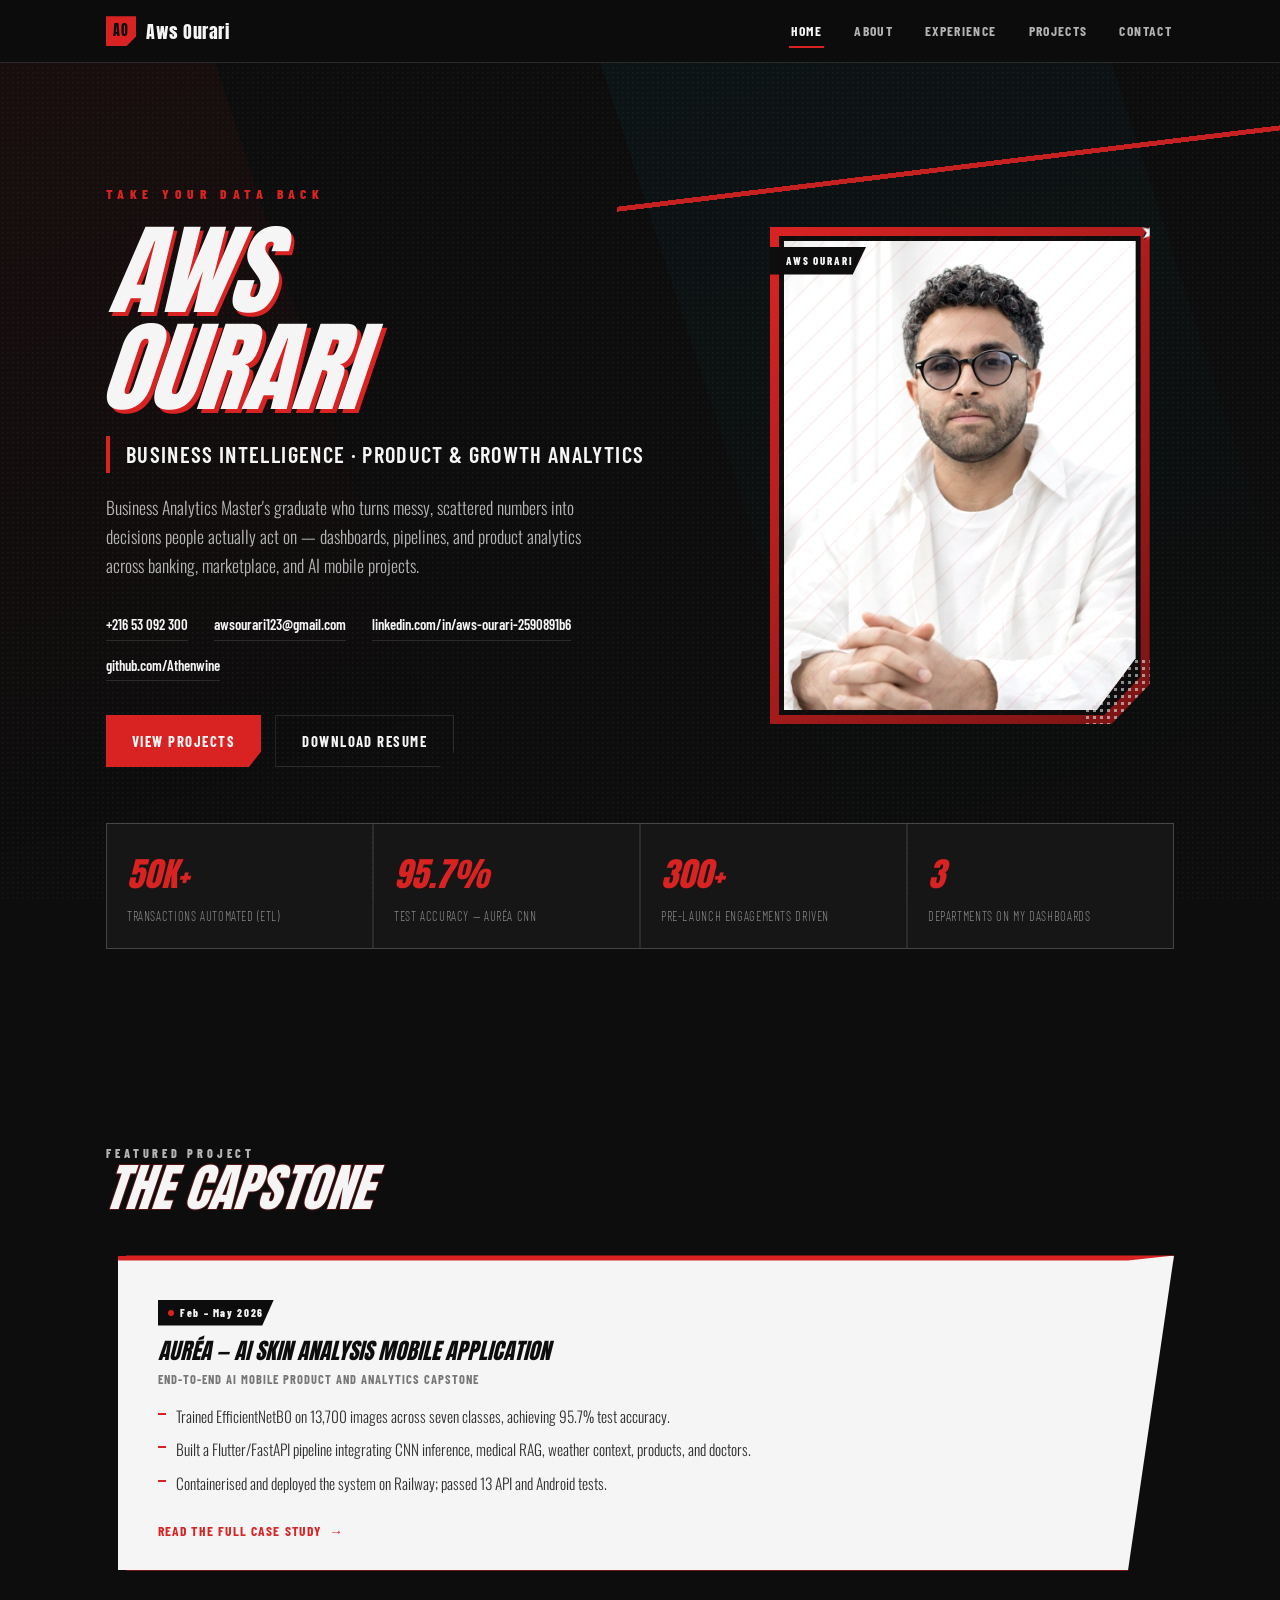
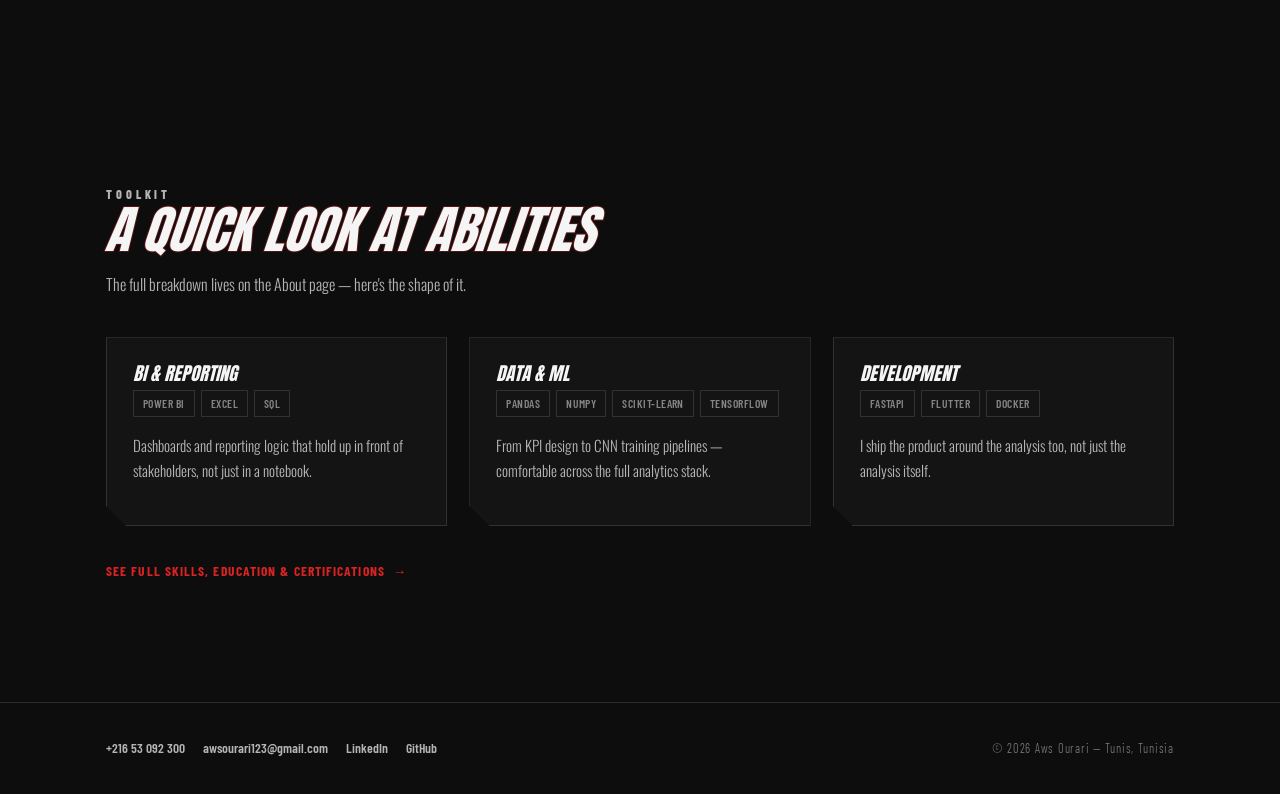
<file: index.html>
<!DOCTYPE html>
<html lang="en">
<head>
<meta charset="UTF-8">
<meta name="viewport" content="width=device-width, initial-scale=1.0">
<title>Aws Ourari — Business Intelligence / Product &amp; Growth Analytics</title>
<meta name="description" content="Portfolio of Aws Ourari — Business Analytics Master's graduate skilled in Power BI, SQL, Python, ETL, and KPI reporting.">
<link rel="preconnect" href="https://fonts.googleapis.com">
<link rel="preconnect" href="https://fonts.gstatic.com" crossorigin>
<link href="https://fonts.googleapis.com/css2?family=Anton&family=Oswald:wght@300;400;500;600;700&family=Barlow+Condensed:wght@500;600;700;800&display=swap" rel="stylesheet">
<link rel="stylesheet" href="assets/style.css">
</head>
<body>
<a class="skip-link" href="#main">Skip to content</a>
<div class="backdrop" aria-hidden="true"><div class="beam"></div><div class="beam b2"></div></div>

<header class="site-header">
  <div class="nav-inner">
    <a class="brand" href="index.html"><span class="mark">AO</span>Aws Ourari</a>
    <button class="nav-toggle" aria-label="Toggle menu" aria-expanded="false"><span></span></button>
    <nav class="primary-nav" aria-label="Primary">
      <a href="index.html" aria-current="page">Home</a>
      <a href="about.html">About</a>
      <a href="experience.html">Experience</a>
      <a href="projects.html">Projects</a>
      <a href="contact.html">Contact</a>
    </nav>
  </div>
</header>

<main id="main">

  <section class="hero">
    <div class="slash" aria-hidden="true"></div>
    <div class="wrap">
      <div class="hero-grid">
        <div class="hero-text">
          <p class="kicker">Take Your Data Back</p>
          <h1>Aws<br>Ourari</h1>
          <p class="role">Business Intelligence · Product &amp; Growth Analytics</p>
          <p class="tagline">Business Analytics Master's graduate who turns messy, scattered numbers into decisions people actually act on — dashboards, pipelines, and product analytics across banking, marketplace, and AI mobile projects.</p>
          <div class="contact-row">
            <a href="tel:+21653092300">+216 53 092 300</a>
            <a href="mailto:awsourari123@gmail.com">awsourari123@gmail.com</a>
            <a href="https://www.linkedin.com/in/aws-ourari-2590891b6/" target="_blank" rel="noopener">linkedin.com/in/aws-ourari-2590891b6</a>
            <a href="https://github.com/Athenwine" target="_blank" rel="noopener">github.com/Athenwine</a>
          </div>
          <div class="hero-cta">
            <a class="btn" href="projects.html">View Projects</a>
            <a class="btn ghost" href="assets/aws-ourari-resume.pdf" download>Download Resume</a>
          </div>
        </div>
        <div class="hero-photo reveal">
          <div class="photo-frame">
            <span class="corner-tag">Aws Ourari</span>
            <span class="frame-star" aria-hidden="true">★</span>
            <div class="frame-inner">
              <img src="assets/portrait-headshot.jpg" alt="Portrait of Aws Ourari">
            </div>
            <span class="halftone" aria-hidden="true"></span>
          </div>
        </div>
      </div>

      <div class="stat-strip reveal">
        <div class="stat"><div class="n">50K+</div><div class="l">Transactions automated (ETL)</div></div>
        <div class="stat"><div class="n">95.7%</div><div class="l">Test accuracy — Auréa CNN</div></div>
        <div class="stat"><div class="n">300+</div><div class="l">Pre-launch engagements driven</div></div>
        <div class="stat"><div class="n">3</div><div class="l">Departments on my dashboards</div></div>
      </div>
    </div>
  </section>

  <section>
    <div class="wrap">
      <div class="sec-head reveal">
        <p class="eyebrow">Featured Project</p>
        <h2 class="italic">The Capstone</h2>
      </div>
      <div class="reveal">
        <div class="panel">
          <span class="status-chip"><span class="dot"></span>Feb – May 2026</span>
          <h3 style="margin-top:14px;">Auréa — AI Skin Analysis Mobile Application</h3>
          <p class="meta">End-to-end AI mobile product and analytics capstone</p>
          <ul class="bullets">
            <li>Trained EfficientNetB0 on 13,700 images across seven classes, achieving 95.7% test accuracy.</li>
            <li>Built a Flutter/FastAPI pipeline integrating CNN inference, medical RAG, weather context, products, and doctors.</li>
            <li>Containerised and deployed the system on Railway; passed 13 API and Android tests.</li>
          </ul>
          <div style="margin-top:20px;"><a class="tile-link" href="project-Aurea.html">Read the full case study</a></div>
        </div>
      </div>
    </div>
  </section>

  <section>
    <div class="wrap">
      <div class="sec-head reveal">
        <p class="eyebrow">Toolkit</p>
        <h2 class="italic">A Quick Look at Abilities</h2>
        <p>The full breakdown lives on the About page — here's the shape of it.</p>
      </div>
      <div class="grid-3 reveal">
        <div class="tile">
          <h3>BI &amp; Reporting</h3>
          <div class="tags"><span class="tag">Power BI</span><span class="tag">Excel</span><span class="tag">SQL</span></div>
          <p>Dashboards and reporting logic that hold up in front of stakeholders, not just in a notebook.</p>
        </div>
        <div class="tile">
          <h3>Data &amp; ML</h3>
          <div class="tags"><span class="tag">Pandas</span><span class="tag">NumPy</span><span class="tag">Scikit-learn</span><span class="tag">TensorFlow</span></div>
          <p>From KPI design to CNN training pipelines — comfortable across the full analytics stack.</p>
        </div>
        <div class="tile">
          <h3>Development</h3>
          <div class="tags"><span class="tag">FastAPI</span><span class="tag">Flutter</span><span class="tag">Docker</span></div>
          <p>I ship the product around the analysis too, not just the analysis itself.</p>
        </div>
      </div>
      <div style="margin-top:30px;"><a class="tile-link" href="about.html">See full skills, education &amp; certifications</a></div>
    </div>
  </section>

</main>

<footer class="site-footer">
  <div class="wrap footer-inner">
    <div class="footer-links">
      <a href="tel:+21653092300">+216 53 092 300</a>
      <a href="mailto:awsourari123@gmail.com">awsourari123@gmail.com</a>
      <a href="https://www.linkedin.com/in/aws-ourari-2590891b6/" target="_blank" rel="noopener">LinkedIn</a>
      <a href="https://github.com/Athenwine" target="_blank" rel="noopener">GitHub</a>
    </div>
    <p class="footer-note">© 2026 Aws Ourari — Tunis, Tunisia</p>
  </div>
</footer>

<script src="assets/script.js"></script>
</body>
</html>
</file>
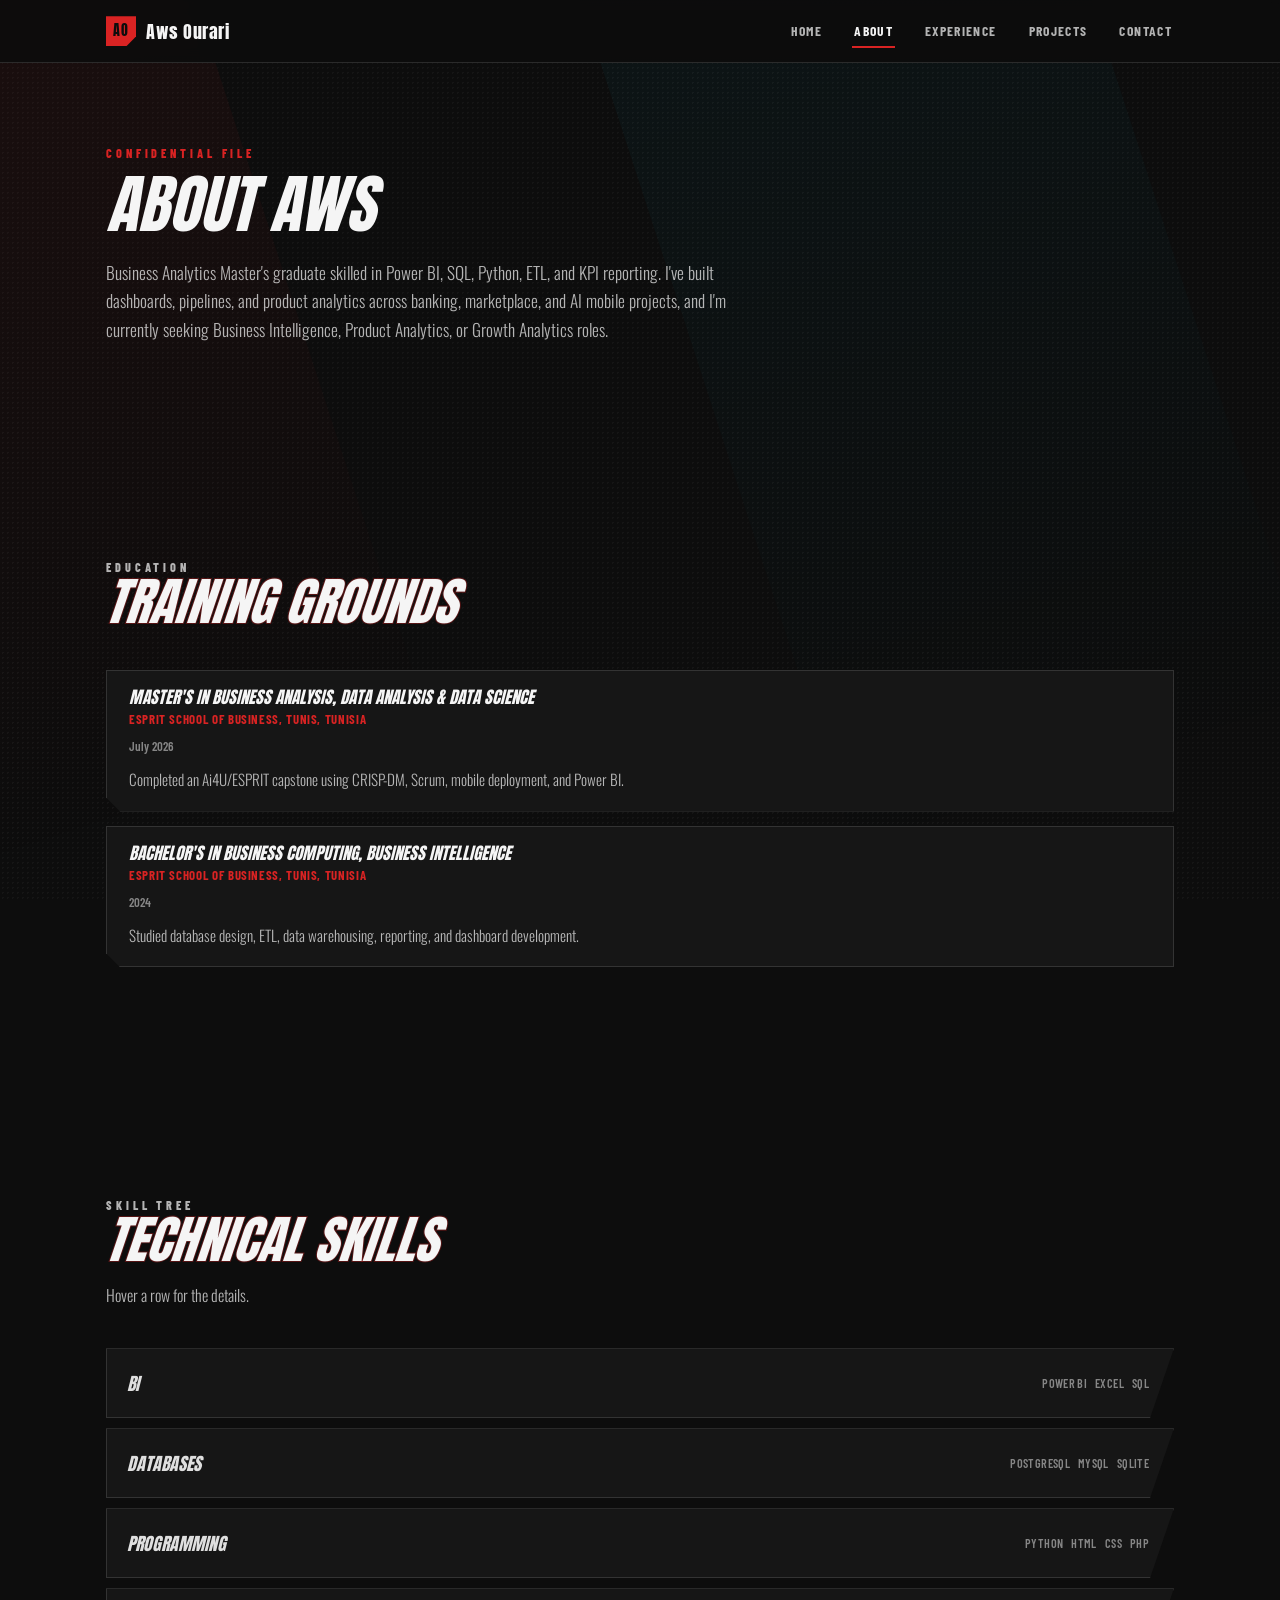
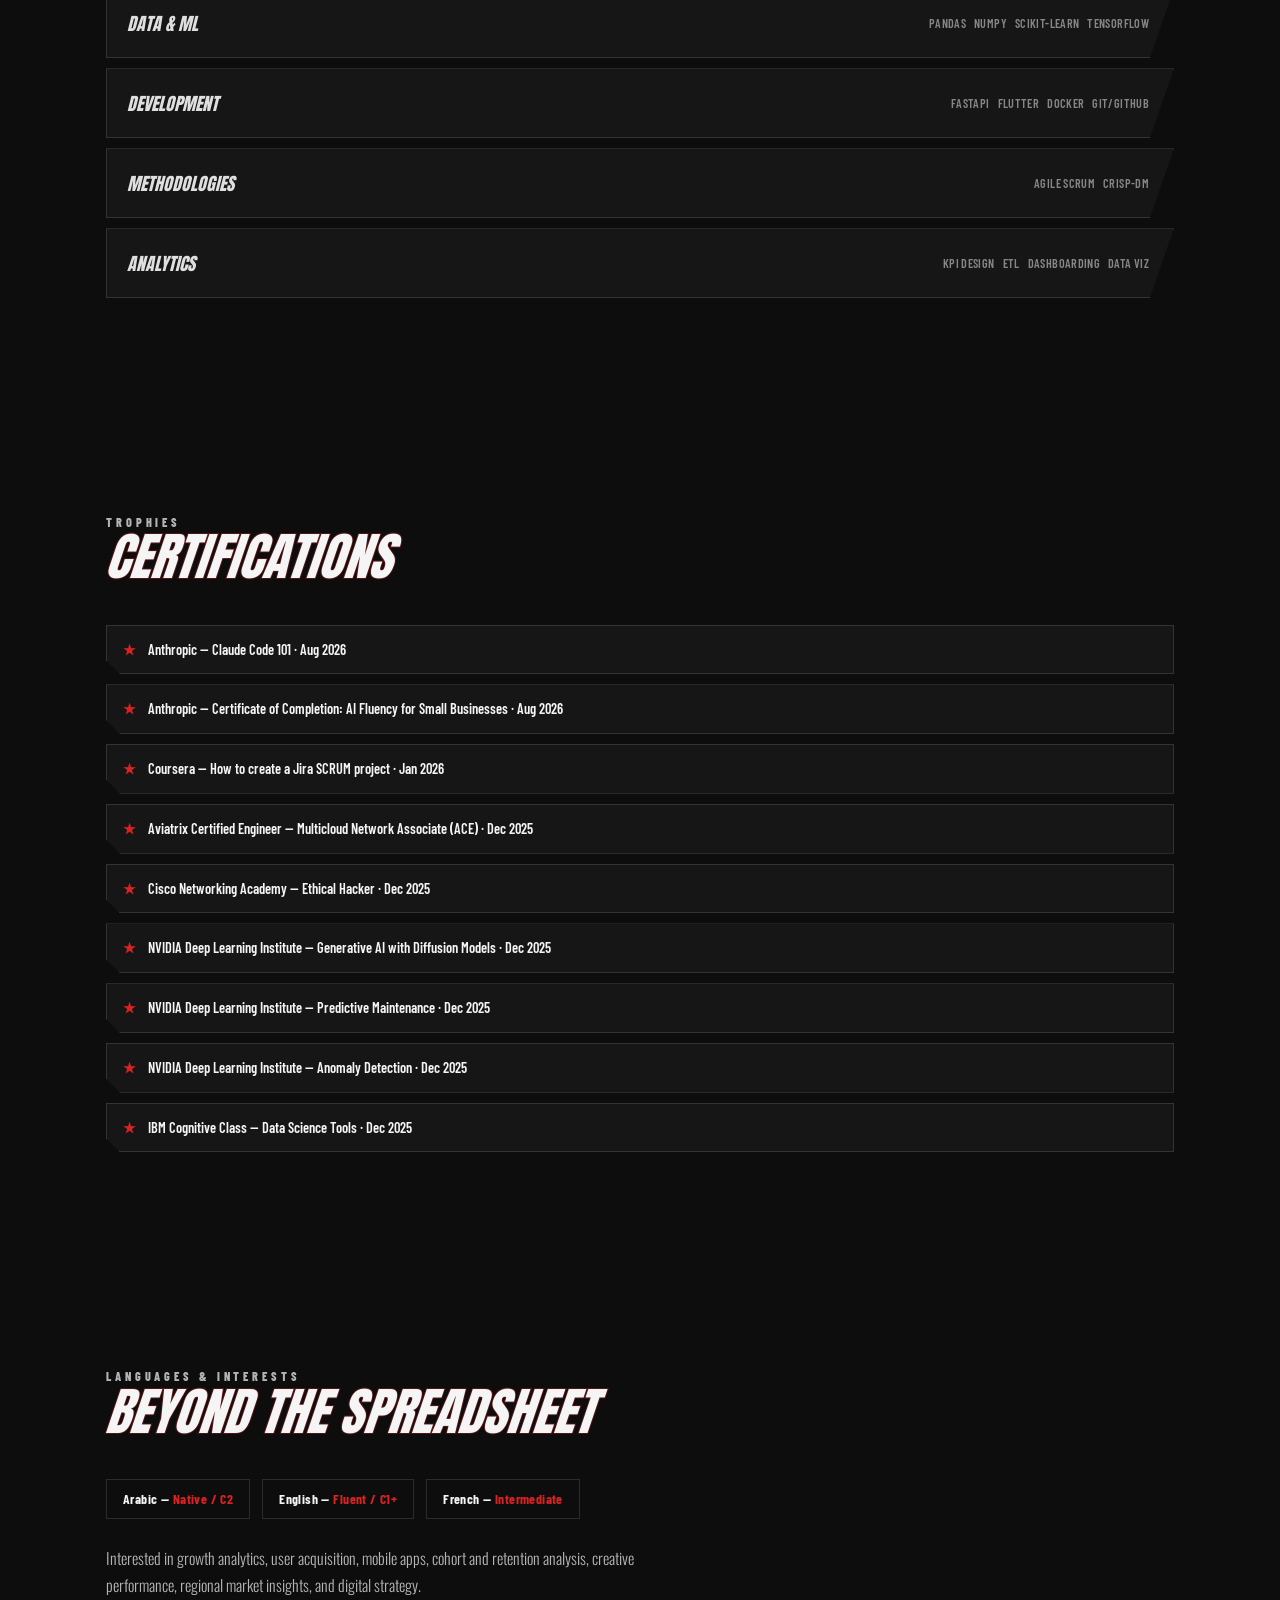
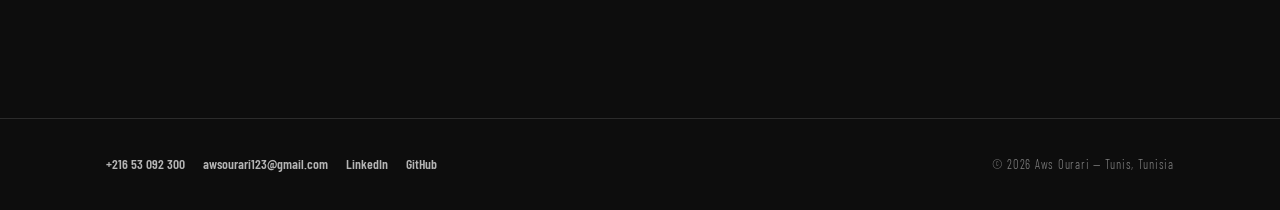
<file: about.html>
<!DOCTYPE html>
<html lang="en">
<head>
<meta charset="UTF-8">
<meta name="viewport" content="width=device-width, initial-scale=1.0">
<title>About — Aws Ourari</title>
<meta name="description" content="Education, technical skills, certifications, and languages for Aws Ourari.">
<link rel="preconnect" href="https://fonts.googleapis.com">
<link rel="preconnect" href="https://fonts.gstatic.com" crossorigin>
<link href="https://fonts.googleapis.com/css2?family=Anton&family=Oswald:wght@300;400;500;600;700&family=Barlow+Condensed:wght@500;600;700;800&display=swap" rel="stylesheet">
<link rel="stylesheet" href="assets/style.css">
</head>
<body>
<a class="skip-link" href="#main">Skip to content</a>
<div class="backdrop" aria-hidden="true"><div class="beam"></div><div class="beam b2"></div></div>

<header class="site-header">
  <div class="nav-inner">
    <a class="brand" href="index.html"><span class="mark">AO</span>Aws Ourari</a>
    <button class="nav-toggle" aria-label="Toggle menu" aria-expanded="false"><span></span></button>
    <nav class="primary-nav" aria-label="Primary">
      <a href="index.html">Home</a>
      <a href="about.html" aria-current="page">About</a>
      <a href="experience.html">Experience</a>
      <a href="projects.html">Projects</a>
      <a href="contact.html">Contact</a>
    </nav>
  </div>
</header>

<main id="main">

  <section style="padding-top:clamp(50px,7vw,80px);">
    <div class="wrap">
      <p class="eyebrow reveal">Confidential File</p>
      <h1 class="italic reveal" style="font-size:clamp(2.2rem,6vw,4rem); margin-top:10px;">About Aws</h1>
      <p class="reveal" style="max-width:70ch; margin-top:20px; color:var(--text-dim); font-size:1.08rem;">Business Analytics Master's graduate skilled in Power BI, SQL, Python, ETL, and KPI reporting. I've built dashboards, pipelines, and product analytics across banking, marketplace, and AI mobile projects, and I'm currently seeking Business Intelligence, Product Analytics, or Growth Analytics roles.</p>
    </div>
  </section>

  <section>
    <div class="wrap">
      <div class="sec-head reveal"><p class="eyebrow">Education</p><h2 class="italic">Training Grounds</h2></div>
      <div class="reveal">
        <div class="edu">
          <h3>Master's in Business Analysis, Data Analysis &amp; Data Science</h3>
          <p class="school">Esprit School of Business, Tunis, Tunisia</p>
          <p class="when">July 2026</p>
          <p style="margin-top:10px; color:var(--text-dim); font-size:0.95rem;">Completed an Ai4U/ESPRIT capstone using CRISP-DM, Scrum, mobile deployment, and Power BI.</p>
        </div>
        <div class="edu">
          <h3>Bachelor's in Business Computing, Business Intelligence</h3>
          <p class="school">Esprit School of Business, Tunis, Tunisia</p>
          <p class="when">2024</p>
          <p style="margin-top:10px; color:var(--text-dim); font-size:0.95rem;">Studied database design, ETL, data warehousing, reporting, and dashboard development.</p>
        </div>
      </div>
    </div>
  </section>

  <section>
    <div class="wrap">
      <div class="sec-head reveal"><p class="eyebrow">Skill Tree</p><h2 class="italic">Technical Skills</h2><p>Hover a row for the details.</p></div>
      <div class="bar-list reveal">
        <div class="bar-outer" tabindex="0"><div class="bar-red"></div><div class="bar"><div class="bar-fill"></div>
          <div class="bar-content"><span class="bar-label">BI</span>
            <div class="bar-tags"><span class="btag">Power BI</span><span class="btag">Excel</span><span class="btag">SQL</span></div>
          </div></div></div>
        <div class="bar-outer" tabindex="0"><div class="bar-red"></div><div class="bar"><div class="bar-fill"></div>
          <div class="bar-content"><span class="bar-label">DATABASES</span>
            <div class="bar-tags"><span class="btag">PostgreSQL</span><span class="btag">MySQL</span><span class="btag">SQLite</span></div>
          </div></div></div>
        <div class="bar-outer" tabindex="0"><div class="bar-red"></div><div class="bar"><div class="bar-fill"></div>
          <div class="bar-content"><span class="bar-label">PROGRAMMING</span>
            <div class="bar-tags"><span class="btag">Python</span><span class="btag">HTML</span><span class="btag">CSS</span><span class="btag">PHP</span></div>
          </div></div></div>
        <div class="bar-outer" tabindex="0"><div class="bar-red"></div><div class="bar"><div class="bar-fill"></div>
          <div class="bar-content"><span class="bar-label">DATA &amp; ML</span>
            <div class="bar-tags"><span class="btag">Pandas</span><span class="btag">NumPy</span><span class="btag">Scikit-learn</span><span class="btag">TensorFlow</span></div>
          </div></div></div>
        <div class="bar-outer" tabindex="0"><div class="bar-red"></div><div class="bar"><div class="bar-fill"></div>
          <div class="bar-content"><span class="bar-label">DEVELOPMENT</span>
            <div class="bar-tags"><span class="btag">FastAPI</span><span class="btag">Flutter</span><span class="btag">Docker</span><span class="btag">Git/GitHub</span></div>
          </div></div></div>
        <div class="bar-outer" tabindex="0"><div class="bar-red"></div><div class="bar"><div class="bar-fill"></div>
          <div class="bar-content"><span class="bar-label">METHODOLOGIES</span>
            <div class="bar-tags"><span class="btag">Agile Scrum</span><span class="btag">CRISP-DM</span></div>
          </div></div></div>
        <div class="bar-outer" tabindex="0"><div class="bar-red"></div><div class="bar"><div class="bar-fill"></div>
          <div class="bar-content"><span class="bar-label">ANALYTICS</span>
            <div class="bar-tags"><span class="btag">KPI Design</span><span class="btag">ETL</span><span class="btag">Dashboarding</span><span class="btag">Data Viz</span></div>
          </div></div></div>
      </div>
    </div>
  </section>

  <section>
    <div class="wrap">
      <div class="sec-head reveal"><p class="eyebrow">Trophies</p><h2 class="italic">Certifications</h2></div>
      <div class="trophy-row reveal">
        <div class="trophy"><span class="star">★</span>Anthropic — Claude Code 101 · Aug 2026</div>
        <div class="trophy"><span class="star">★</span>Anthropic — Certificate of Completion: AI Fluency for Small Businesses · Aug 2026</div>
        <div class="trophy"><span class="star">★</span>Coursera — How to create a Jira SCRUM project · Jan 2026</div>
        <div class="trophy"><span class="star">★</span>Aviatrix Certified Engineer — Multicloud Network Associate (ACE) · Dec 2025</div>
        <div class="trophy"><span class="star">★</span>Cisco Networking Academy — Ethical Hacker · Dec 2025</div>
        <div class="trophy"><span class="star">★</span>NVIDIA Deep Learning Institute — Generative AI with Diffusion Models · Dec 2025</div>
        <div class="trophy"><span class="star">★</span>NVIDIA Deep Learning Institute — Predictive Maintenance · Dec 2025</div>
        <div class="trophy"><span class="star">★</span>NVIDIA Deep Learning Institute — Anomaly Detection · Dec 2025</div>
        <div class="trophy"><span class="star">★</span>IBM Cognitive Class — Data Science Tools · Dec 2025</div>
      </div>
    </div>
  </section>

  <section>
    <div class="wrap">
      <div class="sec-head reveal"><p class="eyebrow">Languages &amp; Interests</p><h2 class="italic">Beyond the Spreadsheet</h2></div>
      <div class="reveal" style="display:grid; gap:26px;">
        <div class="lang-row">
          <span class="lang-chip">Arabic — <b>Native / C2</b></span>
          <span class="lang-chip">English — <b>Fluent / C1+</b></span>
          <span class="lang-chip">French — <b>Intermediate</b></span>
        </div>
        <p style="max-width:70ch; color:var(--text-dim);">Interested in growth analytics, user acquisition, mobile apps, cohort and retention analysis, creative performance, regional market insights, and digital strategy.</p>
      </div>
    </div>
  </section>

</main>

<footer class="site-footer">
  <div class="wrap footer-inner">
    <div class="footer-links">
      <a href="tel:+21653092300">+216 53 092 300</a>
      <a href="mailto:awsourari123@gmail.com">awsourari123@gmail.com</a>
      <a href="https://www.linkedin.com/in/aws-ourari-2590891b6/" target="_blank" rel="noopener">LinkedIn</a>
      <a href="https://github.com/Athenwine" target="_blank" rel="noopener">GitHub</a>
    </div>
    <p class="footer-note">© 2026 Aws Ourari — Tunis, Tunisia</p>
  </div>
</footer>

<script src="assets/script.js"></script>
</body>
</html>
</file>
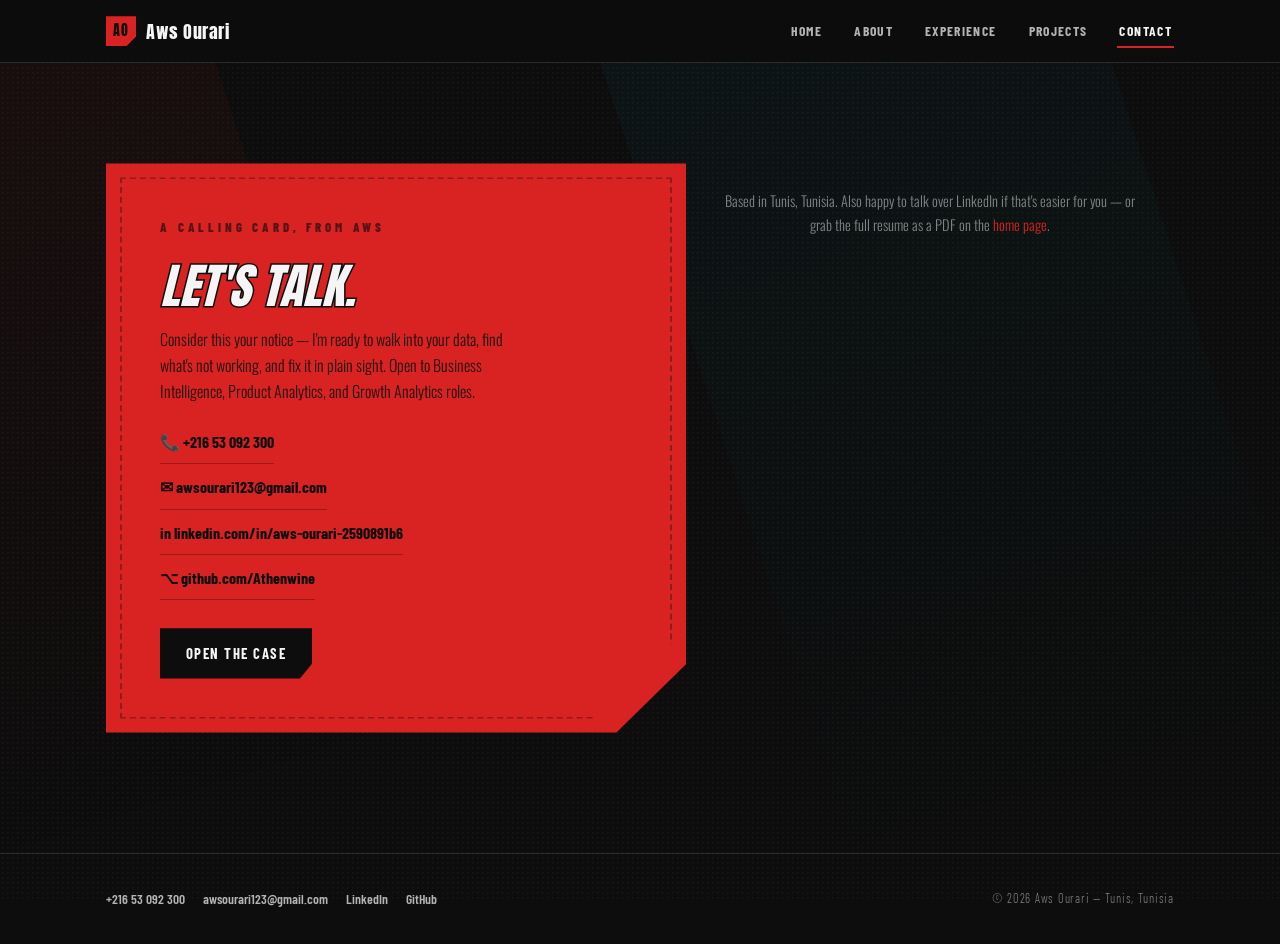
<file: contact.html>
<!DOCTYPE html>
<html lang="en">
<head>
<meta charset="UTF-8">
<meta name="viewport" content="width=device-width, initial-scale=1.0">
<title>Contact — Aws Ourari</title>
<meta name="description" content="Get in touch with Aws Ourari.">
<link rel="preconnect" href="https://fonts.googleapis.com">
<link rel="preconnect" href="https://fonts.gstatic.com" crossorigin>
<link href="https://fonts.googleapis.com/css2?family=Anton&family=Oswald:wght@300;400;500;600;700&family=Barlow+Condensed:wght@500;600;700;800&display=swap" rel="stylesheet">
<link rel="stylesheet" href="assets/style.css">
</head>
<body>
<a class="skip-link" href="#main">Skip to content</a>
<div class="backdrop" aria-hidden="true"><div class="beam"></div><div class="beam b2"></div></div>

<header class="site-header">
  <div class="nav-inner">
    <a class="brand" href="index.html"><span class="mark">AO</span>Aws Ourari</a>
    <button class="nav-toggle" aria-label="Toggle menu" aria-expanded="false"><span></span></button>
    <nav class="primary-nav" aria-label="Primary">
      <a href="index.html">Home</a>
      <a href="about.html">About</a>
      <a href="experience.html">Experience</a>
      <a href="projects.html">Projects</a>
      <a href="contact.html" aria-current="page">Contact</a>
    </nav>
  </div>
</header>

<main id="main">
  <section style="padding-top:clamp(60px,9vw,100px);">
    <div class="wrap card-wrap">
      <div class="calling-card reveal">
        <p class="eyebrow2">A Calling Card, From Aws</p>
        <h2>Let's Talk.</h2>
        <p>Consider this your notice — I'm ready to walk into your data, find what's not working, and fix it in plain sight. Open to Business Intelligence, Product Analytics, and Growth Analytics roles.</p>
        <div class="card-links">
          <a href="tel:+21653092300">📞 +216 53 092 300</a>
          <a href="mailto:awsourari123@gmail.com">✉ awsourari123@gmail.com</a>
          <a href="https://www.linkedin.com/in/aws-ourari-2590891b6/" target="_blank" rel="noopener">in linkedin.com/in/aws-ourari-2590891b6</a>
          <a href="https://github.com/Athenwine" target="_blank" rel="noopener">⌥ github.com/Athenwine</a>
        </div>
        <a class="btn dark" href="mailto:awsourari123@gmail.com">Open the Case</a>
      </div>
      <p class="contact-note">Based in Tunis, Tunisia. Also happy to talk over LinkedIn if that's easier for you — or grab the full resume as a PDF on the <a href="index.html" style="color:var(--red);">home page</a>.</p>
    </div>
  </section>
</main>

<footer class="site-footer">
  <div class="wrap footer-inner">
    <div class="footer-links">
      <a href="tel:+21653092300">+216 53 092 300</a>
      <a href="mailto:awsourari123@gmail.com">awsourari123@gmail.com</a>
      <a href="https://www.linkedin.com/in/aws-ourari-2590891b6/" target="_blank" rel="noopener">LinkedIn</a>
      <a href="https://github.com/Athenwine" target="_blank" rel="noopener">GitHub</a>
    </div>
    <p class="footer-note">© 2026 Aws Ourari — Tunis, Tunisia</p>
  </div>
</footer>

<script src="assets/script.js"></script>
</body>
</html>
</file>
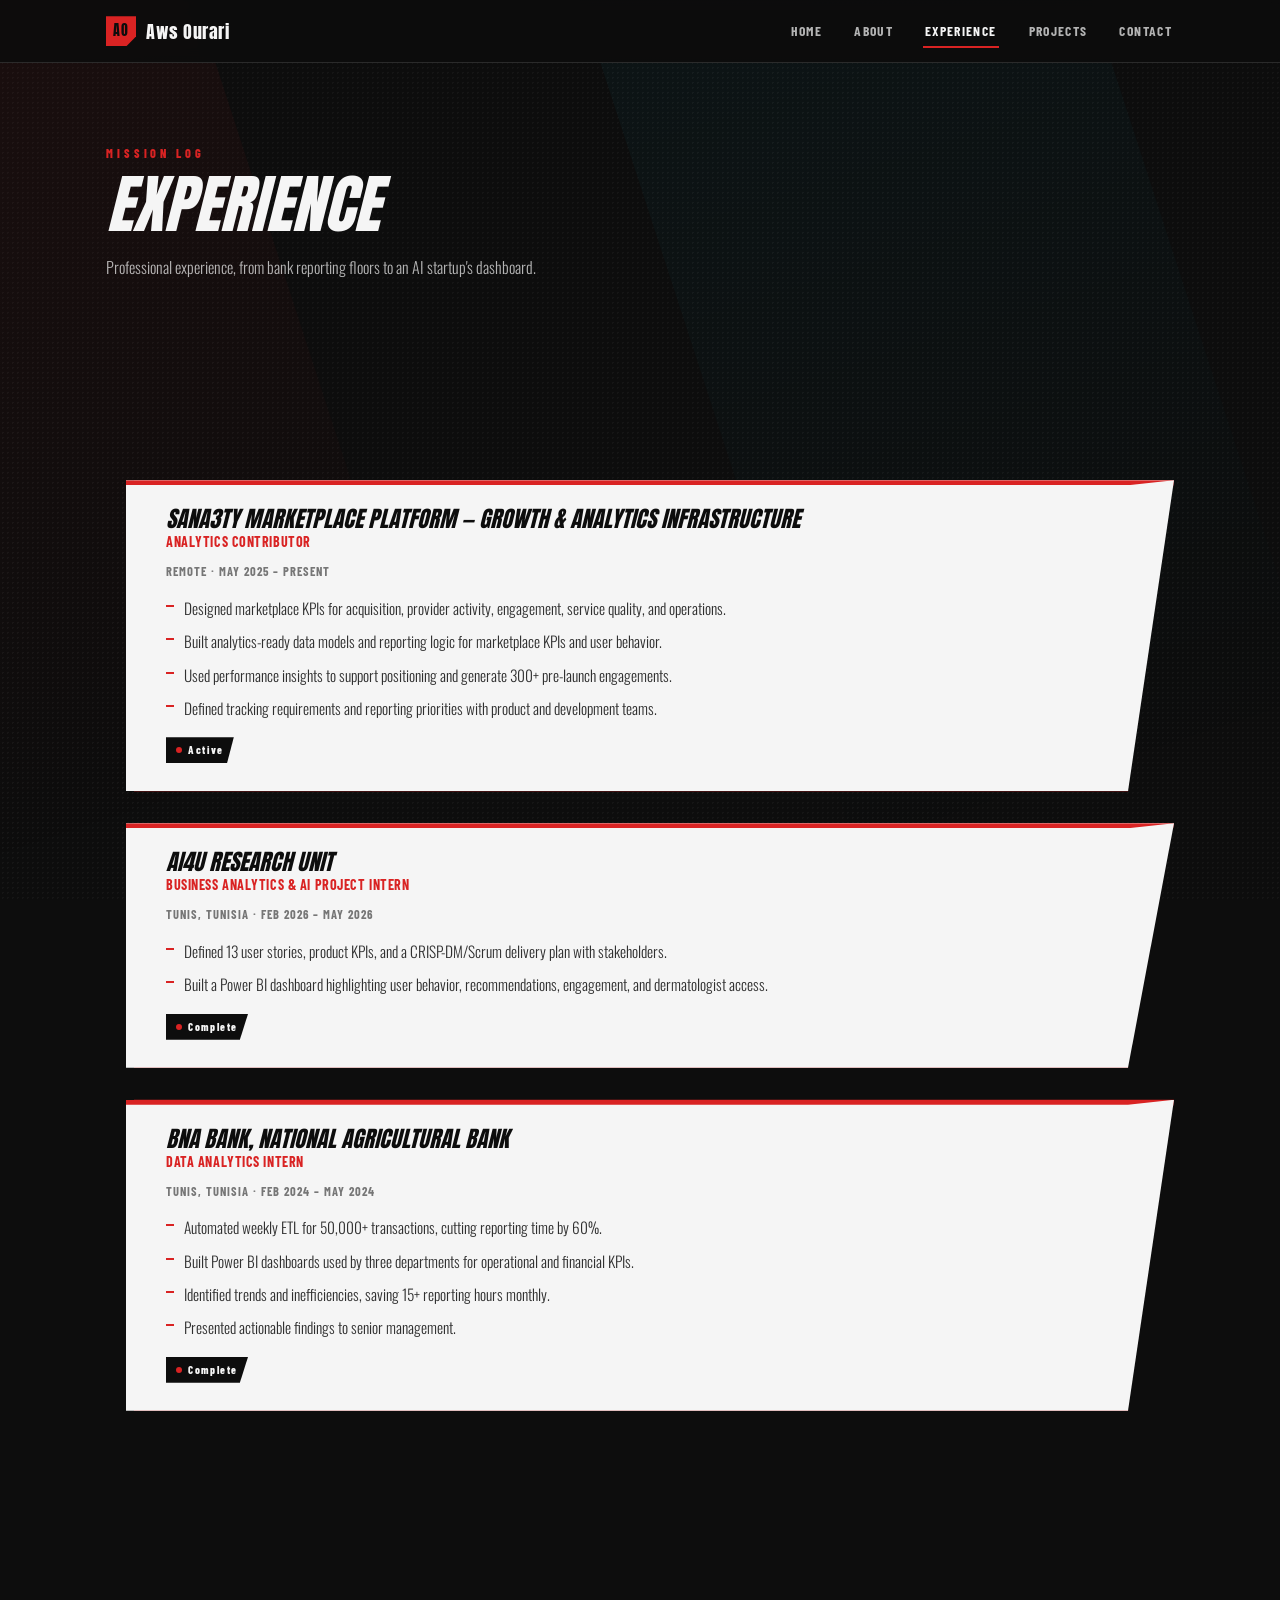
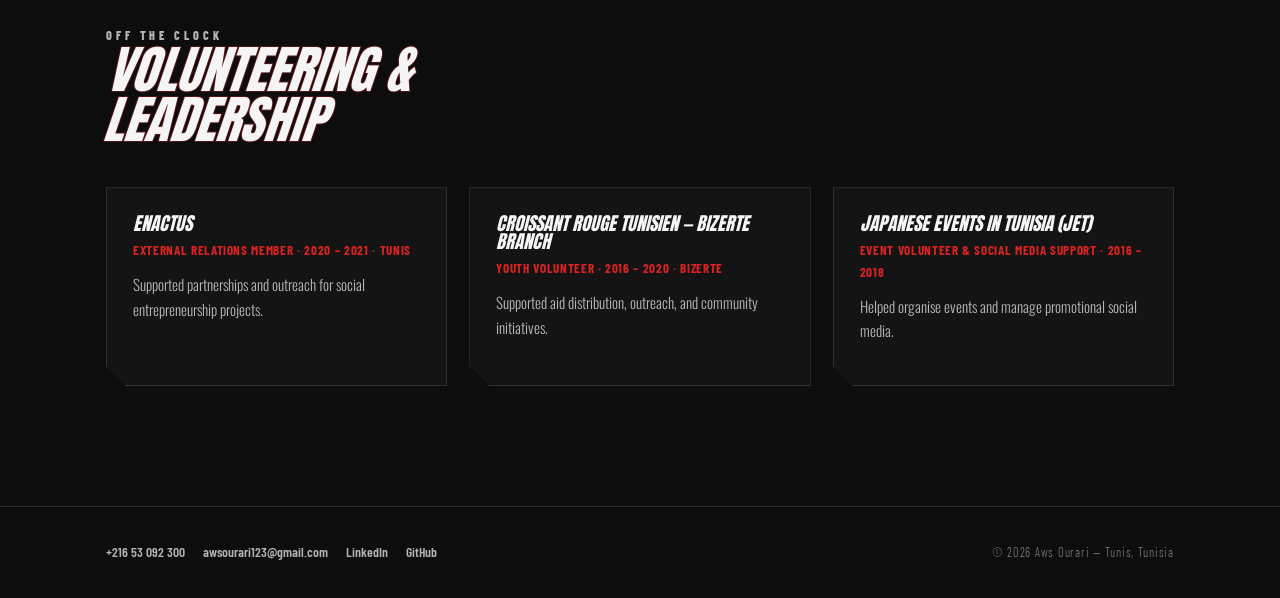
<file: experience.html>
<!DOCTYPE html>
<html lang="en">
<head>
<meta charset="UTF-8">
<meta name="viewport" content="width=device-width, initial-scale=1.0">
<title>Experience — Aws Ourari</title>
<meta name="description" content="Professional experience and volunteering history for Aws Ourari.">
<link rel="preconnect" href="https://fonts.googleapis.com">
<link rel="preconnect" href="https://fonts.gstatic.com" crossorigin>
<link href="https://fonts.googleapis.com/css2?family=Anton&family=Oswald:wght@300;400;500;600;700&family=Barlow+Condensed:wght@500;600;700;800&display=swap" rel="stylesheet">
<link rel="stylesheet" href="assets/style.css">
</head>
<body>
<a class="skip-link" href="#main">Skip to content</a>
<div class="backdrop" aria-hidden="true"><div class="beam"></div><div class="beam b2"></div></div>

<header class="site-header">
  <div class="nav-inner">
    <a class="brand" href="index.html"><span class="mark">AO</span>Aws Ourari</a>
    <button class="nav-toggle" aria-label="Toggle menu" aria-expanded="false"><span></span></button>
    <nav class="primary-nav" aria-label="Primary">
      <a href="index.html">Home</a>
      <a href="about.html">About</a>
      <a href="experience.html" aria-current="page">Experience</a>
      <a href="projects.html">Projects</a>
      <a href="contact.html">Contact</a>
    </nav>
  </div>
</header>

<main id="main">

  <section style="padding-top:clamp(50px,7vw,80px);">
    <div class="wrap">
      <p class="eyebrow reveal">Mission Log</p>
      <h1 class="italic reveal" style="font-size:clamp(2.2rem,6vw,4rem); margin-top:10px;">Experience</h1>
      <p class="reveal" style="max-width:70ch; margin-top:16px; color:var(--text-dim);">Professional experience, from bank reporting floors to an AI startup's dashboard.</p>
    </div>
  </section>

  <section>
    <div class="wrap">
      <div class="timeline">
        <article class="reveal"><div class="panel">
          <h3>Sana3ty Marketplace Platform — Growth &amp; Analytics Infrastructure</h3>
          <p class="org">Analytics Contributor</p>
          <p class="meta">Remote · May 2025 – Present</p>
          <ul class="bullets">
            <li>Designed marketplace KPIs for acquisition, provider activity, engagement, service quality, and operations.</li>
            <li>Built analytics-ready data models and reporting logic for marketplace KPIs and user behavior.</li>
            <li>Used performance insights to support positioning and generate 300+ pre-launch engagements.</li>
            <li>Defined tracking requirements and reporting priorities with product and development teams.</li>
          </ul>
          <span class="status-chip"><span class="dot"></span>Active</span>
        </div></article>

        <article class="reveal"><div class="panel">
          <h3>Ai4U Research Unit</h3>
          <p class="org">Business Analytics &amp; AI Project Intern</p>
          <p class="meta">Tunis, Tunisia · Feb 2026 – May 2026</p>
          <ul class="bullets">
            <li>Defined 13 user stories, product KPIs, and a CRISP-DM/Scrum delivery plan with stakeholders.</li>
            <li>Built a Power BI dashboard highlighting user behavior, recommendations, engagement, and dermatologist access.</li>
          </ul>
          <span class="status-chip"><span class="dot"></span>Complete</span>
        </div></article>

        <article class="reveal"><div class="panel">
          <h3>BNA Bank, National Agricultural Bank</h3>
          <p class="org">Data Analytics Intern</p>
          <p class="meta">Tunis, Tunisia · Feb 2024 – May 2024</p>
          <ul class="bullets">
            <li>Automated weekly ETL for 50,000+ transactions, cutting reporting time by 60%.</li>
            <li>Built Power BI dashboards used by three departments for operational and financial KPIs.</li>
            <li>Identified trends and inefficiencies, saving 15+ reporting hours monthly.</li>
            <li>Presented actionable findings to senior management.</li>
          </ul>
          <span class="status-chip"><span class="dot"></span>Complete</span>
        </div></article>
      </div>
    </div>
  </section>

  <section>
    <div class="wrap">
      <div class="sec-head reveal"><p class="eyebrow">Off the Clock</p><h2 class="italic">Volunteering &amp; Leadership</h2></div>
      <div class="grid-3 reveal">
        <div class="tile">
          <h3>Enactus</h3>
          <p class="meta" style="color:var(--red); font-family:'Barlow Condensed'; font-weight:700; text-transform:uppercase; letter-spacing:0.05em; font-size:0.82rem; margin-bottom:10px;">External Relations Member · 2020 – 2021 · Tunis</p>
          <p>Supported partnerships and outreach for social entrepreneurship projects.</p>
        </div>
        <div class="tile">
          <h3>Croissant Rouge Tunisien — Bizerte Branch</h3>
          <p class="meta" style="color:var(--red); font-family:'Barlow Condensed'; font-weight:700; text-transform:uppercase; letter-spacing:0.05em; font-size:0.82rem; margin-bottom:10px;">Youth Volunteer · 2016 – 2020 · Bizerte</p>
          <p>Supported aid distribution, outreach, and community initiatives.</p>
        </div>
        <div class="tile">
          <h3>Japanese Events in Tunisia (JET)</h3>
          <p class="meta" style="color:var(--red); font-family:'Barlow Condensed'; font-weight:700; text-transform:uppercase; letter-spacing:0.05em; font-size:0.82rem; margin-bottom:10px;">Event Volunteer &amp; Social Media Support · 2016 – 2018</p>
          <p>Helped organise events and manage promotional social media.</p>
        </div>
      </div>
    </div>
  </section>

</main>

<footer class="site-footer">
  <div class="wrap footer-inner">
    <div class="footer-links">
      <a href="tel:+21653092300">+216 53 092 300</a>
      <a href="mailto:awsourari123@gmail.com">awsourari123@gmail.com</a>
      <a href="https://www.linkedin.com/in/aws-ourari-2590891b6/" target="_blank" rel="noopener">LinkedIn</a>
      <a href="https://github.com/Athenwine" target="_blank" rel="noopener">GitHub</a>
    </div>
    <p class="footer-note">© 2026 Aws Ourari — Tunis, Tunisia</p>
  </div>
</footer>

<script src="assets/script.js"></script>
</body>
</html>
</file>
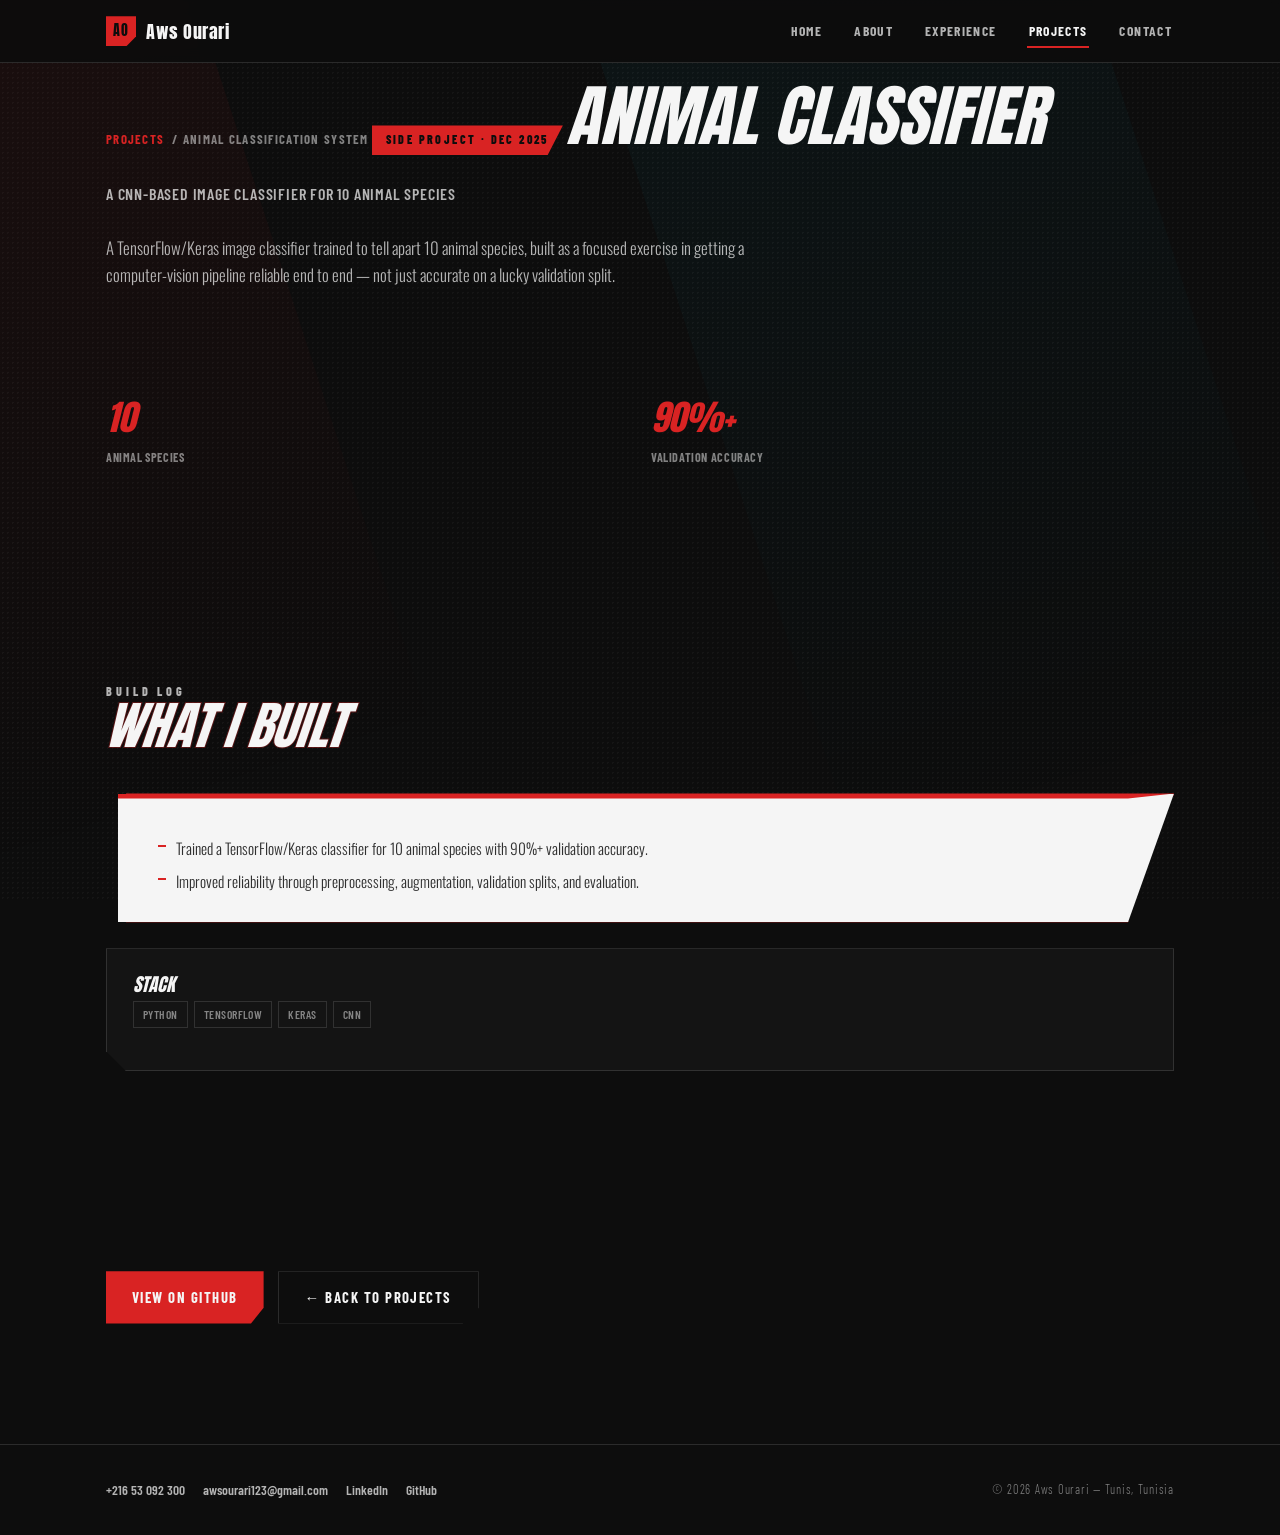
<file: project-animal.html>
<!DOCTYPE html>
<html lang="en">
<head>
<meta charset="UTF-8">
<meta name="viewport" content="width=device-width, initial-scale=1.0">
<title>Animals Classification System — Aws Ourari</title>
<meta name="description" content="Animal Classification System using CNNs — project by Aws Ourari.">
<link rel="preconnect" href="https://fonts.googleapis.com">
<link rel="preconnect" href="https://fonts.gstatic.com" crossorigin>
<link href="https://fonts.googleapis.com/css2?family=Anton&family=Oswald:wght@300;400;500;600;700&family=Barlow+Condensed:wght@500;600;700;800&display=swap" rel="stylesheet">
<link rel="stylesheet" href="assets/style.css">
</head>
<body>
<a class="skip-link" href="#main">Skip to content</a>
<div class="backdrop" aria-hidden="true"><div class="beam"></div><div class="beam b2"></div></div>

<header class="site-header">
  <div class="nav-inner">
    <a class="brand" href="index.html"><span class="mark">AO</span>Aws Ourari</a>
    <button class="nav-toggle" aria-label="Toggle menu" aria-expanded="false"><span></span></button>
    <nav class="primary-nav" aria-label="Primary">
      <a href="index.html">Home</a>
      <a href="about.html">About</a>
      <a href="experience.html">Experience</a>
      <a href="projects.html" aria-current="page">Projects</a>
      <a href="contact.html">Contact</a>
    </nav>
  </div>
</header>

<main id="main">
  <section class="project-hero" style="padding-bottom:0;">
    <div class="wrap">
      <p class="breadcrumb reveal"><a href="projects.html">Projects</a> / Animal Classification System</p>
      <span class="project-tag reveal">Side Project · Dec 2025</span>
      <h1 class="reveal">Animal Classifier</h1>
      <p class="sub reveal">A CNN-based image classifier for 10 animal species</p>
      <div class="project-body reveal">
        <p>A TensorFlow/Keras image classifier trained to tell apart 10 animal species, built as a focused exercise in getting a computer-vision pipeline reliable end to end — not just accurate on a lucky validation split.</p>
      </div>
    </div>
  </section>

  <section>
    <div class="wrap">
      <div class="grid-3 reveal">
        <div class="burst"><div class="n">10</div><div class="l">Animal Species</div></div>
        <div class="burst"><div class="n">90%+</div><div class="l">Validation Accuracy</div></div>
      </div>
    </div>
  </section>

  <section>
    <div class="wrap">
      <div class="sec-head reveal"><p class="eyebrow">Build Log</p><h2 class="italic">What I Built</h2></div>
      <div class="reveal">
        <div class="panel">
          <ul class="bullets">
            <li>Trained a TensorFlow/Keras classifier for 10 animal species with 90%+ validation accuracy.</li>
            <li>Improved reliability through preprocessing, augmentation, validation splits, and evaluation.</li>
          </ul>
        </div>
      </div>
      <div class="tile reveal" style="margin-top:26px;">
        <h3>Stack</h3>
        <div class="tags"><span class="tag">Python</span><span class="tag">TensorFlow</span><span class="tag">Keras</span><span class="tag">CNN</span></div>
      </div>
    </div>
  </section>

  <section>
    <div class="wrap" style="display:flex; gap:14px; flex-wrap:wrap;">
      <a class="btn" href="https://github.com/Athenwine/Pi-animal-classifier" target="_blank" rel="noopener">View on GitHub</a>
      <a class="btn ghost" href="projects.html">← Back to Projects</a>
    </div>
  </section>
</main>

<footer class="site-footer">
  <div class="wrap footer-inner">
    <div class="footer-links">
      <a href="tel:+21653092300">+216 53 092 300</a>
      <a href="mailto:awsourari123@gmail.com">awsourari123@gmail.com</a>
      <a href="https://www.linkedin.com/in/aws-ourari-2590891b6/" target="_blank" rel="noopener">LinkedIn</a>
      <a href="https://github.com/Athenwine" target="_blank" rel="noopener">GitHub</a>
    </div>
    <p class="footer-note">© 2026 Aws Ourari — Tunis, Tunisia</p>
  </div>
</footer>

<script src="assets/script.js"></script>
</body>
</html>
</file>
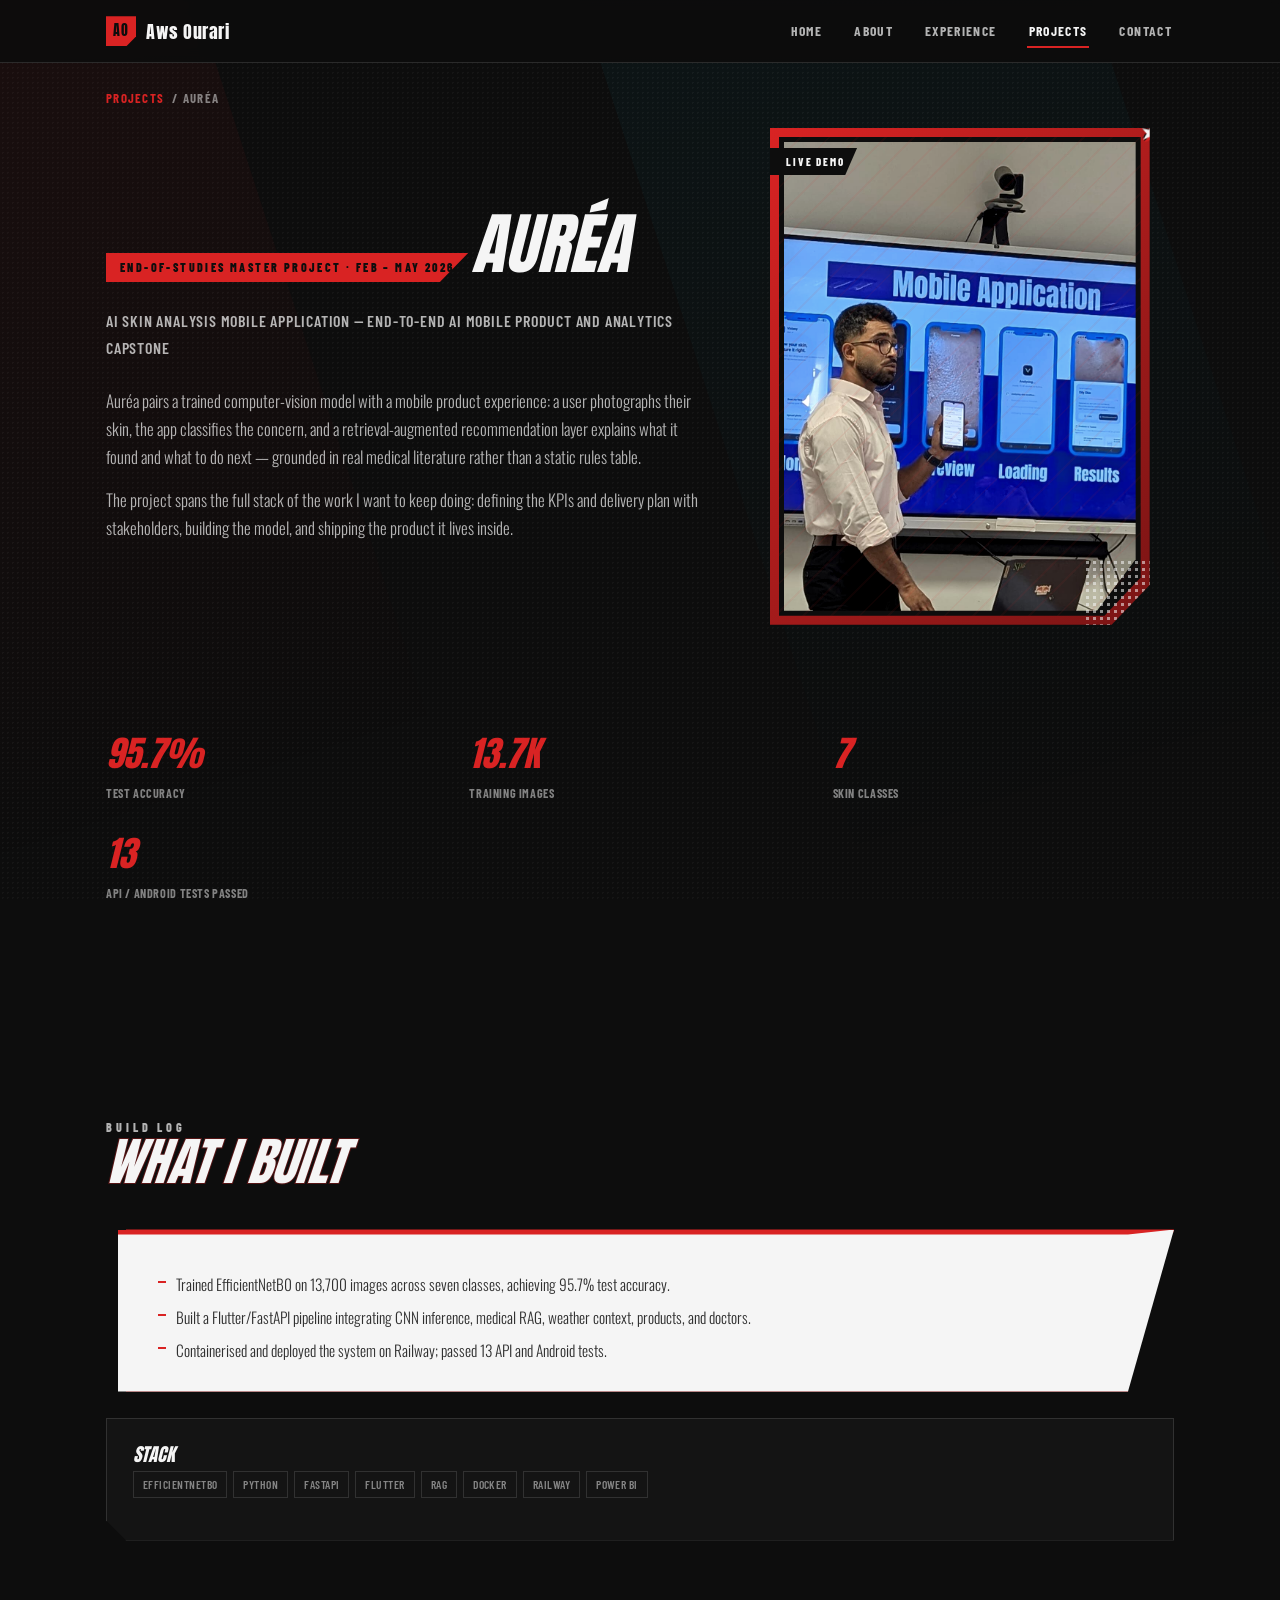
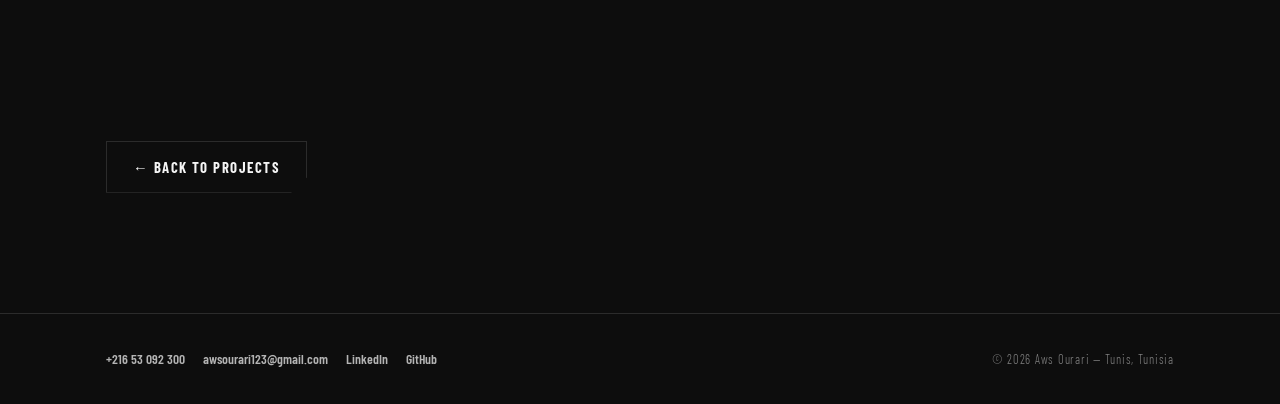
<file: project-Aurea.html>
<!DOCTYPE html>
<html lang="en">
<head>
<meta charset="UTF-8">
<meta name="viewport" content="width=device-width, initial-scale=1.0">
<title>Auréa — Aws Ourari</title>
<meta name="description" content="Auréa: AI Skin Analysis Mobile Application — end-of-studies capstone by Aws Ourari.">
<link rel="preconnect" href="https://fonts.googleapis.com">
<link rel="preconnect" href="https://fonts.gstatic.com" crossorigin>
<link href="https://fonts.googleapis.com/css2?family=Anton&family=Oswald:wght@300;400;500;600;700&family=Barlow+Condensed:wght@500;600;700;800&display=swap" rel="stylesheet">
<link rel="stylesheet" href="assets/style.css">
</head>
<body>
<a class="skip-link" href="#main">Skip to content</a>
<div class="backdrop" aria-hidden="true"><div class="beam"></div><div class="beam b2"></div></div>

<header class="site-header">
  <div class="nav-inner">
    <a class="brand" href="index.html"><span class="mark">AO</span>Aws Ourari</a>
    <button class="nav-toggle" aria-label="Toggle menu" aria-expanded="false"><span></span></button>
    <nav class="primary-nav" aria-label="Primary">
      <a href="index.html">Home</a>
      <a href="about.html">About</a>
      <a href="experience.html">Experience</a>
      <a href="projects.html" aria-current="page">Projects</a>
      <a href="contact.html">Contact</a>
    </nav>
  </div>
</header>

<main id="main">
  <section class="project-hero" style="padding-bottom:0;">
    <div class="wrap">
      <p class="breadcrumb reveal"><a href="projects.html">Projects</a> / Auréa</p>
      <div class="hero-grid">
        <div class="hero-text">
          <span class="project-tag reveal">End-of-Studies Master Project · Feb – May 2026</span>
          <h1 class="reveal">Auréa</h1>
          <p class="sub reveal">AI Skin Analysis Mobile Application — end-to-end AI mobile product and analytics capstone</p>
          <div class="project-body reveal">
            <p>Auréa pairs a trained computer-vision model with a mobile product experience: a user photographs their skin, the app classifies the concern, and a retrieval-augmented recommendation layer explains what it found and what to do next — grounded in real medical literature rather than a static rules table.</p>
            <p>The project spans the full stack of the work I want to keep doing: defining the KPIs and delivery plan with stakeholders, building the model, and shipping the product it lives inside.</p>
          </div>
        </div>
        <div class="hero-photo reveal">
          <div class="photo-frame">
            <span class="corner-tag">Live Demo</span>
            <span class="frame-star" aria-hidden="true">★</span>
            <div class="frame-inner">
              <img src="assets/Aurea.jpg" alt="Aws Ourari presenting the Auréa mobile app screens — Preview, Loading, and Results — on a screen during a project demo">
            </div>
            <span class="halftone" aria-hidden="true"></span>
          </div>
        </div>
      </div>
    </div>
  </section>

  <section>
    <div class="wrap">
      <div class="grid-3 reveal">
        <div class="burst"><div class="n">95.7%</div><div class="l">Test Accuracy</div></div>
        <div class="burst"><div class="n">13.7K</div><div class="l">Training Images</div></div>
        <div class="burst"><div class="n">7</div><div class="l">Skin Classes</div></div>
        <div class="burst"><div class="n">13</div><div class="l">API / Android Tests Passed</div></div>
      </div>
    </div>
  </section>

  <section>
    <div class="wrap">
      <div class="sec-head reveal"><p class="eyebrow">Build Log</p><h2 class="italic">What I Built</h2></div>
      <div class="reveal">
        <div class="panel">
          <ul class="bullets">
            <li>Trained EfficientNetB0 on 13,700 images across seven classes, achieving 95.7% test accuracy.</li>
            <li>Built a Flutter/FastAPI pipeline integrating CNN inference, medical RAG, weather context, products, and doctors.</li>
            <li>Containerised and deployed the system on Railway; passed 13 API and Android tests.</li>
          </ul>
        </div>
      </div>
      <div class="tile reveal" style="margin-top:26px;">
        <h3>Stack</h3>
        <div class="tags">
          <span class="tag">EfficientNetB0</span><span class="tag">Python</span><span class="tag">FastAPI</span>
          <span class="tag">Flutter</span><span class="tag">RAG</span><span class="tag">Docker</span><span class="tag">Railway</span><span class="tag">Power BI</span>
        </div>
      </div>
    </div>
  </section>

  <section>
    <div class="wrap">
      <a class="btn ghost" href="projects.html">← Back to Projects</a>
    </div>
  </section>
</main>

<footer class="site-footer">
  <div class="wrap footer-inner">
    <div class="footer-links">
      <a href="tel:+21653092300">+216 53 092 300</a>
      <a href="mailto:awsourari123@gmail.com">awsourari123@gmail.com</a>
      <a href="https://www.linkedin.com/in/aws-ourari-2590891b6/" target="_blank" rel="noopener">LinkedIn</a>
      <a href="https://github.com/Athenwine" target="_blank" rel="noopener">GitHub</a>
    </div>
    <p class="footer-note">© 2026 Aws Ourari — Tunis, Tunisia</p>
  </div>
</footer>

<script src="assets/script.js"></script>
</body>
</html>
</file>
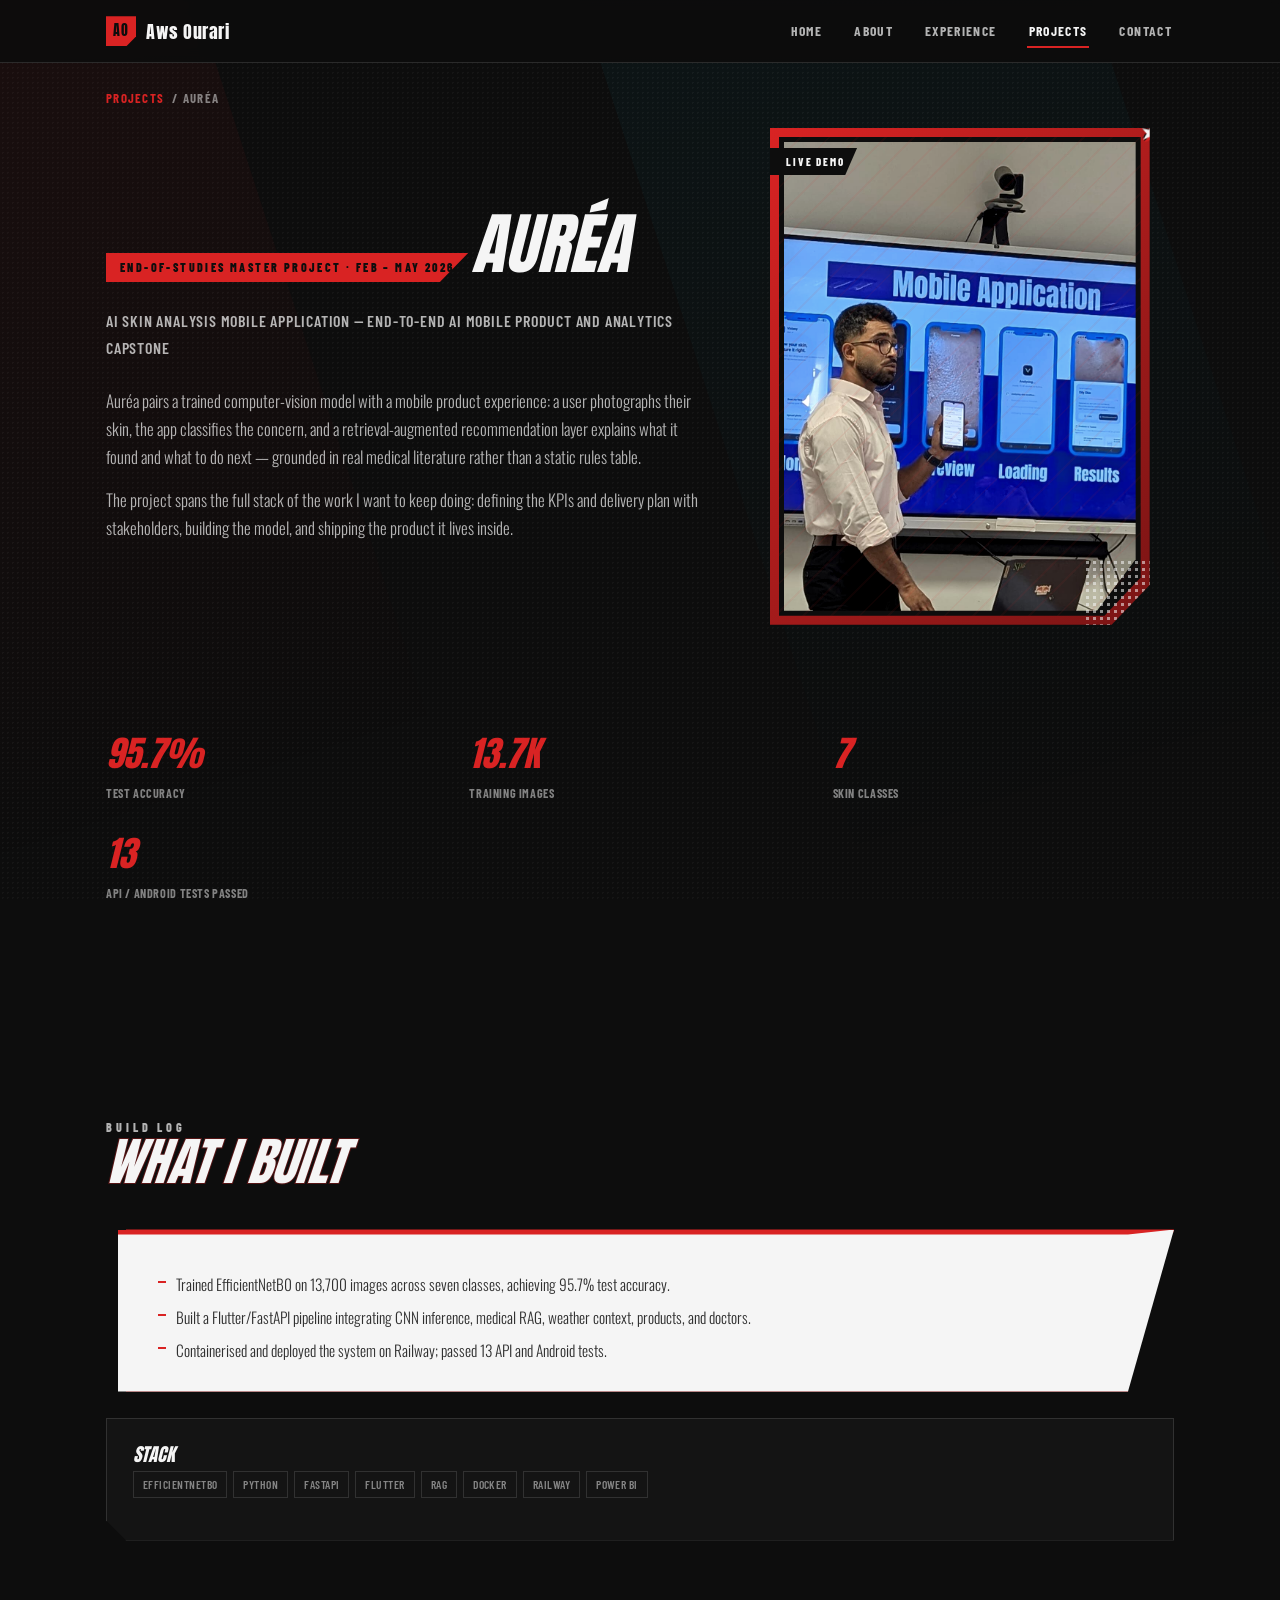
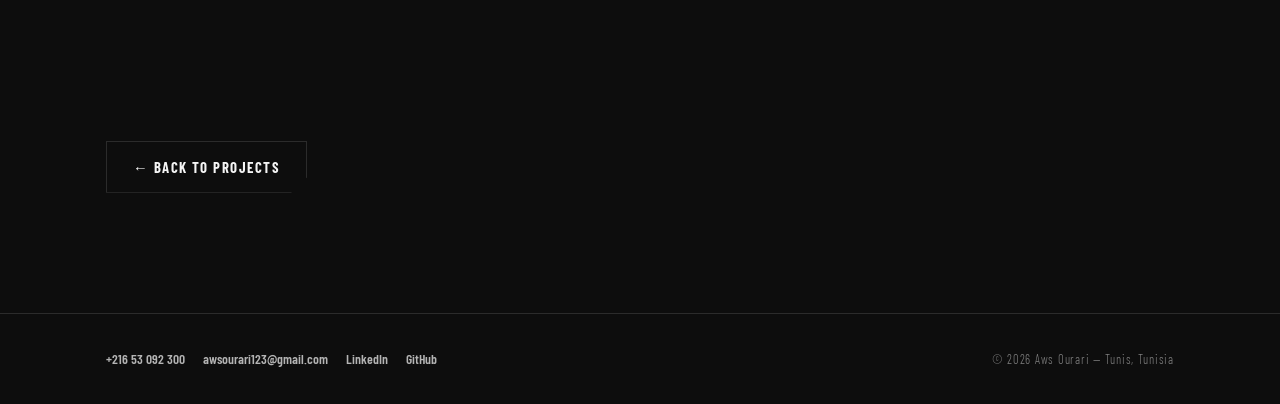
<file: project-Auréa.html>
<!DOCTYPE html>
<html lang="en">
<head>
<meta charset="UTF-8">
<meta name="viewport" content="width=device-width, initial-scale=1.0">
<title>Auréa — Aws Ourari</title>
<meta name="description" content="Auréa: AI Skin Analysis Mobile Application — end-of-studies capstone by Aws Ourari.">
<link rel="preconnect" href="https://fonts.googleapis.com">
<link rel="preconnect" href="https://fonts.gstatic.com" crossorigin>
<link href="https://fonts.googleapis.com/css2?family=Anton&family=Oswald:wght@300;400;500;600;700&family=Barlow+Condensed:wght@500;600;700;800&display=swap" rel="stylesheet">
<link rel="stylesheet" href="assets/style.css">
</head>
<body>
<a class="skip-link" href="#main">Skip to content</a>
<div class="backdrop" aria-hidden="true"><div class="beam"></div><div class="beam b2"></div></div>

<header class="site-header">
  <div class="nav-inner">
    <a class="brand" href="index.html"><span class="mark">AO</span>Aws Ourari</a>
    <button class="nav-toggle" aria-label="Toggle menu" aria-expanded="false"><span></span></button>
    <nav class="primary-nav" aria-label="Primary">
      <a href="index.html">Home</a>
      <a href="about.html">About</a>
      <a href="experience.html">Experience</a>
      <a href="projects.html" aria-current="page">Projects</a>
      <a href="contact.html">Contact</a>
    </nav>
  </div>
</header>

<main id="main">
  <section class="project-hero" style="padding-bottom:0;">
    <div class="wrap">
      <p class="breadcrumb reveal"><a href="projects.html">Projects</a> / Auréa</p>
      <div class="hero-grid">
        <div class="hero-text">
          <span class="project-tag reveal">End-of-Studies Master Project · Feb – May 2026</span>
          <h1 class="reveal">Auréa</h1>
          <p class="sub reveal">AI Skin Analysis Mobile Application — end-to-end AI mobile product and analytics capstone</p>
          <div class="project-body reveal">
            <p>Auréa pairs a trained computer-vision model with a mobile product experience: a user photographs their skin, the app classifies the concern, and a retrieval-augmented recommendation layer explains what it found and what to do next — grounded in real medical literature rather than a static rules table.</p>
            <p>The project spans the full stack of the work I want to keep doing: defining the KPIs and delivery plan with stakeholders, building the model, and shipping the product it lives inside.</p>
          </div>
        </div>
        <div class="hero-photo reveal">
          <div class="photo-frame">
            <span class="corner-tag">Live Demo</span>
            <span class="frame-star" aria-hidden="true">★</span>
            <div class="frame-inner">
              <img src="assets/Auréa.jpg" alt="Aws Ourari presenting the Auréa mobile app screens — Preview, Loading, and Results — on a screen during a project demo">
            </div>
            <span class="halftone" aria-hidden="true"></span>
          </div>
        </div>
      </div>
    </div>
  </section>

  <section>
    <div class="wrap">
      <div class="grid-3 reveal">
        <div class="burst"><div class="n">95.7%</div><div class="l">Test Accuracy</div></div>
        <div class="burst"><div class="n">13.7K</div><div class="l">Training Images</div></div>
        <div class="burst"><div class="n">7</div><div class="l">Skin Classes</div></div>
        <div class="burst"><div class="n">13</div><div class="l">API / Android Tests Passed</div></div>
      </div>
    </div>
  </section>

  <section>
    <div class="wrap">
      <div class="sec-head reveal"><p class="eyebrow">Build Log</p><h2 class="italic">What I Built</h2></div>
      <div class="reveal">
        <div class="panel">
          <ul class="bullets">
            <li>Trained EfficientNetB0 on 13,700 images across seven classes, achieving 95.7% test accuracy.</li>
            <li>Built a Flutter/FastAPI pipeline integrating CNN inference, medical RAG, weather context, products, and doctors.</li>
            <li>Containerised and deployed the system on Railway; passed 13 API and Android tests.</li>
          </ul>
        </div>
      </div>
      <div class="tile reveal" style="margin-top:26px;">
        <h3>Stack</h3>
        <div class="tags">
          <span class="tag">EfficientNetB0</span><span class="tag">Python</span><span class="tag">FastAPI</span>
          <span class="tag">Flutter</span><span class="tag">RAG</span><span class="tag">Docker</span><span class="tag">Railway</span><span class="tag">Power BI</span>
        </div>
      </div>
    </div>
  </section>

  <section>
    <div class="wrap">
      <a class="btn ghost" href="projects.html">← Back to Projects</a>
    </div>
  </section>
</main>

<footer class="site-footer">
  <div class="wrap footer-inner">
    <div class="footer-links">
      <a href="tel:+21653092300">+216 53 092 300</a>
      <a href="mailto:awsourari123@gmail.com">awsourari123@gmail.com</a>
      <a href="https://linkedin.com/in/aws-ourari" target="_blank" rel="noopener">LinkedIn</a>
      <a href="https://github.com/Athenwine" target="_blank" rel="noopener">GitHub</a>
    </div>
    <p class="footer-note">© 2026 Aws Ourari — Tunis, Tunisia</p>
  </div>
</footer>

<script src="assets/script.js"></script>
</body>
</html>
</file>
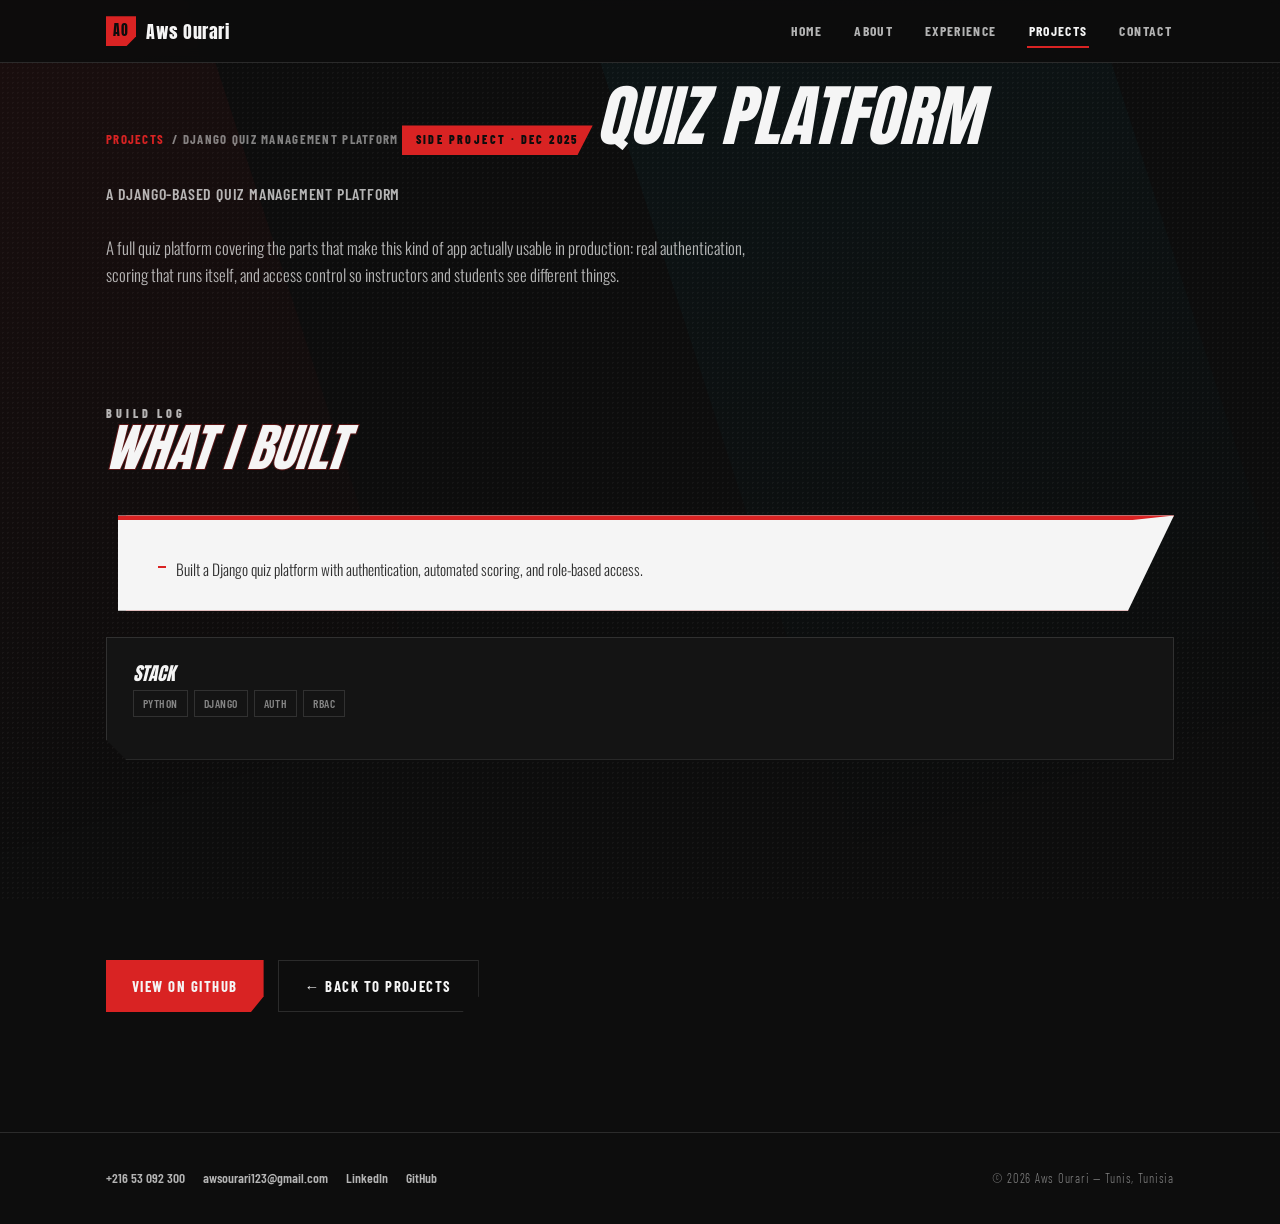
<file: project-quiz.html>
<!DOCTYPE html>
<html lang="en">
<head>
<meta charset="UTF-8">
<meta name="viewport" content="width=device-width, initial-scale=1.0">
<title>Django Quiz Management Platform — Aws Ourari</title>
<meta name="description" content="Django-Based Quiz Management Platform — project by Aws Ourari.">
<link rel="preconnect" href="https://fonts.googleapis.com">
<link rel="preconnect" href="https://fonts.gstatic.com" crossorigin>
<link href="https://fonts.googleapis.com/css2?family=Anton&family=Oswald:wght@300;400;500;600;700&family=Barlow+Condensed:wght@500;600;700;800&display=swap" rel="stylesheet">
<link rel="stylesheet" href="assets/style.css">
</head>
<body>
<a class="skip-link" href="#main">Skip to content</a>
<div class="backdrop" aria-hidden="true"><div class="beam"></div><div class="beam b2"></div></div>

<header class="site-header">
  <div class="nav-inner">
    <a class="brand" href="index.html"><span class="mark">AO</span>Aws Ourari</a>
    <button class="nav-toggle" aria-label="Toggle menu" aria-expanded="false"><span></span></button>
    <nav class="primary-nav" aria-label="Primary">
      <a href="index.html">Home</a>
      <a href="about.html">About</a>
      <a href="experience.html">Experience</a>
      <a href="projects.html" aria-current="page">Projects</a>
      <a href="contact.html">Contact</a>
    </nav>
  </div>
</header>

<main id="main">
  <section class="project-hero" style="padding-bottom:0;">
    <div class="wrap">
      <p class="breadcrumb reveal"><a href="projects.html">Projects</a> / Django Quiz Management Platform</p>
      <span class="project-tag reveal">Side Project · Dec 2025</span>
      <h1 class="reveal">Quiz Platform</h1>
      <p class="sub reveal">A Django-based quiz management platform</p>
      <div class="project-body reveal">
        <p>A full quiz platform covering the parts that make this kind of app actually usable in production: real authentication, scoring that runs itself, and access control so instructors and students see different things.</p>
      </div>
    </div>
  </section>

  <section>
    <div class="wrap">
      <div class="sec-head reveal"><p class="eyebrow">Build Log</p><h2 class="italic">What I Built</h2></div>
      <div class="reveal">
        <div class="panel">
          <ul class="bullets">
            <li>Built a Django quiz platform with authentication, automated scoring, and role-based access.</li>
          </ul>
        </div>
      </div>
      <div class="tile reveal" style="margin-top:26px;">
        <h3>Stack</h3>
        <div class="tags"><span class="tag">Python</span><span class="tag">Django</span><span class="tag">Auth</span><span class="tag">RBAC</span></div>
      </div>
    </div>
  </section>

  <section>
    <div class="wrap" style="display:flex; gap:14px; flex-wrap:wrap;">
      <a class="btn" href="https://github.com/Athenwine/ESB-QuizAPP" target="_blank" rel="noopener">View on GitHub</a>
      <a class="btn ghost" href="projects.html">← Back to Projects</a>
    </div>
  </section>
</main>

<footer class="site-footer">
  <div class="wrap footer-inner">
    <div class="footer-links">
      <a href="tel:+21653092300">+216 53 092 300</a>
      <a href="mailto:awsourari123@gmail.com">awsourari123@gmail.com</a>
      <a href="https://www.linkedin.com/in/aws-ourari-2590891b6/" target="_blank" rel="noopener">LinkedIn</a>
      <a href="https://github.com/Athenwine" target="_blank" rel="noopener">GitHub</a>
    </div>
    <p class="footer-note">© 2026 Aws Ourari — Tunis, Tunisia</p>
  </div>
</footer>

<script src="assets/script.js"></script>
</body>
</html>
</file>
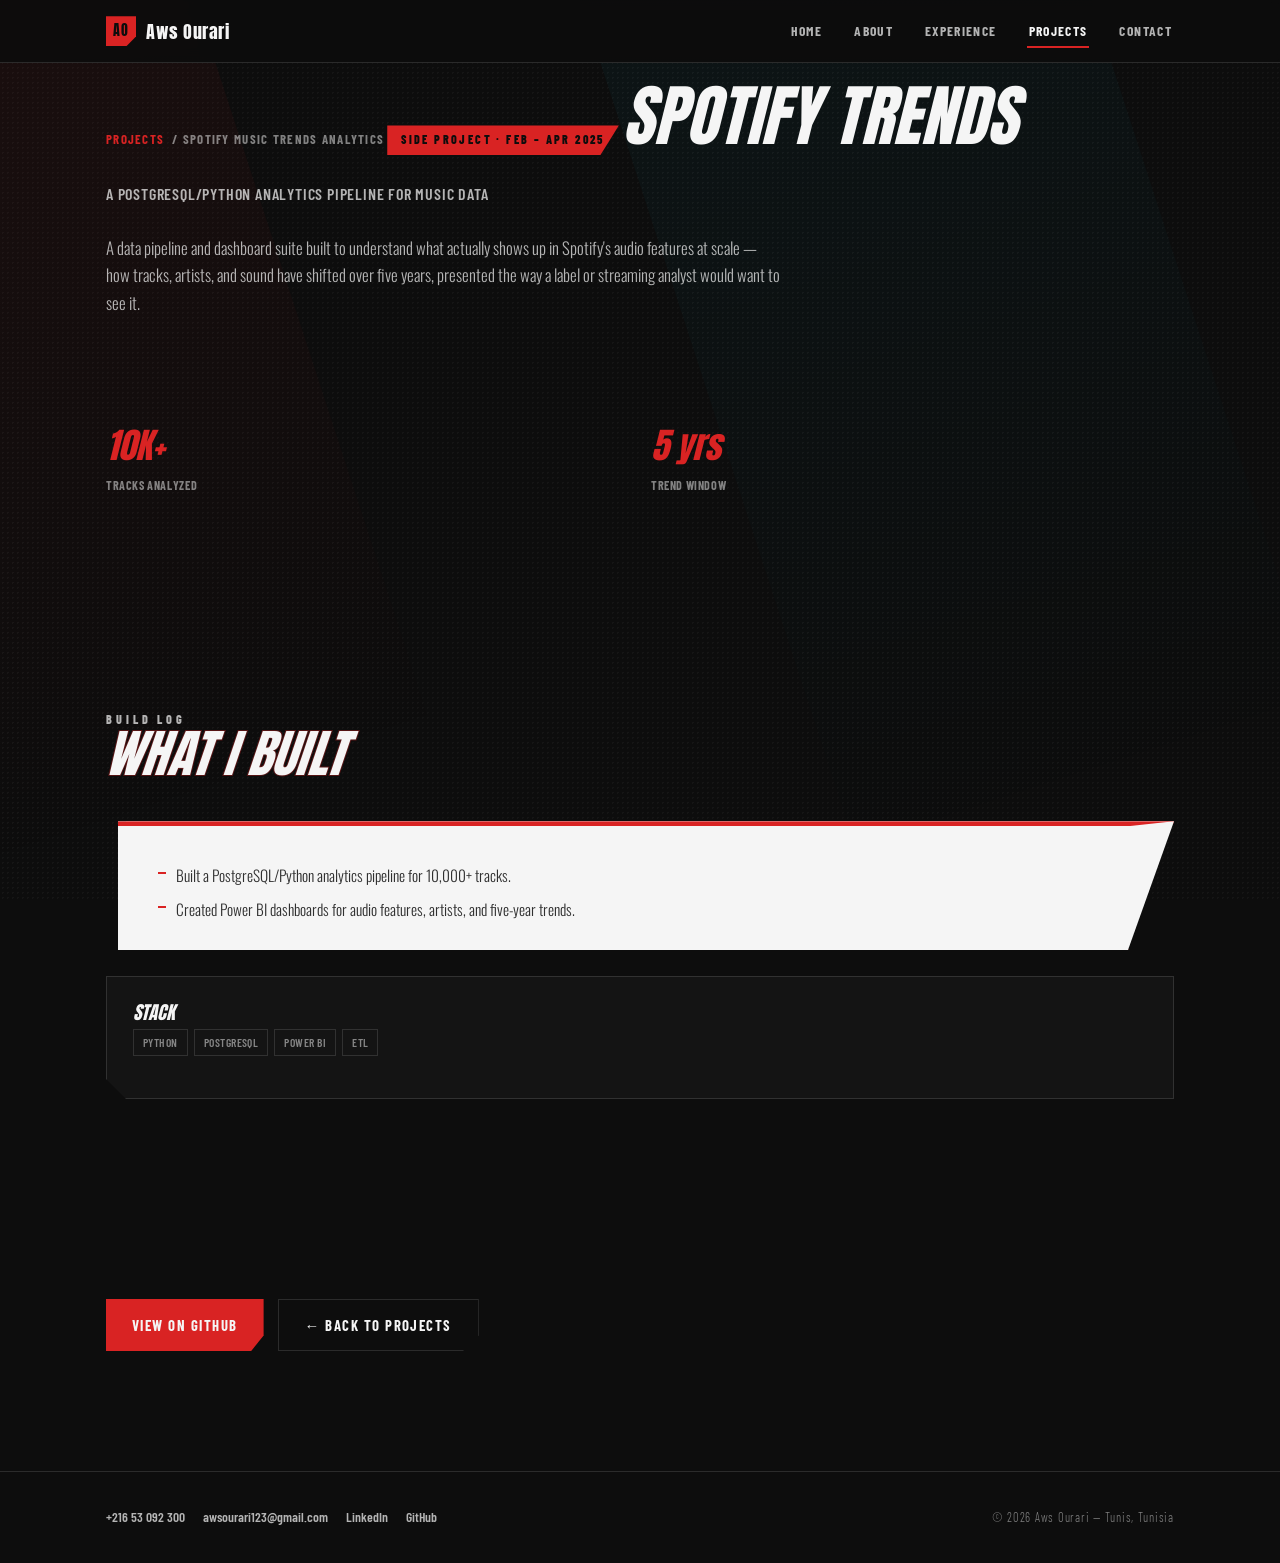
<file: project-spotify.html>
<!DOCTYPE html>
<html lang="en">
<head>
<meta charset="UTF-8">
<meta name="viewport" content="width=device-width, initial-scale=1.0">
<title>Spotify Music Trends Analytics — Aws Ourari</title>
<meta name="description" content="Spotify Music Trends Analytics Platform — project by Aws Ourari.">
<link rel="preconnect" href="https://fonts.googleapis.com">
<link rel="preconnect" href="https://fonts.gstatic.com" crossorigin>
<link href="https://fonts.googleapis.com/css2?family=Anton&family=Oswald:wght@300;400;500;600;700&family=Barlow+Condensed:wght@500;600;700;800&display=swap" rel="stylesheet">
<link rel="stylesheet" href="assets/style.css">
</head>
<body>
<a class="skip-link" href="#main">Skip to content</a>
<div class="backdrop" aria-hidden="true"><div class="beam"></div><div class="beam b2"></div></div>

<header class="site-header">
  <div class="nav-inner">
    <a class="brand" href="index.html"><span class="mark">AO</span>Aws Ourari</a>
    <button class="nav-toggle" aria-label="Toggle menu" aria-expanded="false"><span></span></button>
    <nav class="primary-nav" aria-label="Primary">
      <a href="index.html">Home</a>
      <a href="about.html">About</a>
      <a href="experience.html">Experience</a>
      <a href="projects.html" aria-current="page">Projects</a>
      <a href="contact.html">Contact</a>
    </nav>
  </div>
</header>

<main id="main">
  <section class="project-hero" style="padding-bottom:0;">
    <div class="wrap">
      <p class="breadcrumb reveal"><a href="projects.html">Projects</a> / Spotify Music Trends Analytics</p>
      <span class="project-tag reveal">Side Project · Feb – Apr 2025</span>
      <h1 class="reveal">Spotify Trends</h1>
      <p class="sub reveal">A PostgreSQL/Python analytics pipeline for music data</p>
      <div class="project-body reveal">
        <p>A data pipeline and dashboard suite built to understand what actually shows up in Spotify's audio features at scale — how tracks, artists, and sound have shifted over five years, presented the way a label or streaming analyst would want to see it.</p>
      </div>
    </div>
  </section>

  <section>
    <div class="wrap">
      <div class="grid-3 reveal">
        <div class="burst"><div class="n">10K+</div><div class="l">Tracks Analyzed</div></div>
        <div class="burst"><div class="n">5 yrs</div><div class="l">Trend Window</div></div>
      </div>
    </div>
  </section>

  <section>
    <div class="wrap">
      <div class="sec-head reveal"><p class="eyebrow">Build Log</p><h2 class="italic">What I Built</h2></div>
      <div class="reveal">
        <div class="panel">
          <ul class="bullets">
            <li>Built a PostgreSQL/Python analytics pipeline for 10,000+ tracks.</li>
            <li>Created Power BI dashboards for audio features, artists, and five-year trends.</li>
          </ul>
        </div>
      </div>
      <div class="tile reveal" style="margin-top:26px;">
        <h3>Stack</h3>
        <div class="tags"><span class="tag">Python</span><span class="tag">PostgreSQL</span><span class="tag">Power BI</span><span class="tag">ETL</span></div>
      </div>
    </div>
  </section>

  <section>
    <div class="wrap" style="display:flex; gap:14px; flex-wrap:wrap;">
      <a class="btn" href="https://github.com/Athenwine/spotify-pi-project" target="_blank" rel="noopener">View on GitHub</a>
      <a class="btn ghost" href="projects.html">← Back to Projects</a>
    </div>
  </section>
</main>

<footer class="site-footer">
  <div class="wrap footer-inner">
    <div class="footer-links">
      <a href="tel:+21653092300">+216 53 092 300</a>
      <a href="mailto:awsourari123@gmail.com">awsourari123@gmail.com</a>
      <a href="https://www.linkedin.com/in/aws-ourari-2590891b6/" target="_blank" rel="noopener">LinkedIn</a>
      <a href="https://github.com/Athenwine" target="_blank" rel="noopener">GitHub</a>
    </div>
    <p class="footer-note">© 2026 Aws Ourari — Tunis, Tunisia</p>
  </div>
</footer>

<script src="assets/script.js"></script>
</body>
</html>
</file>
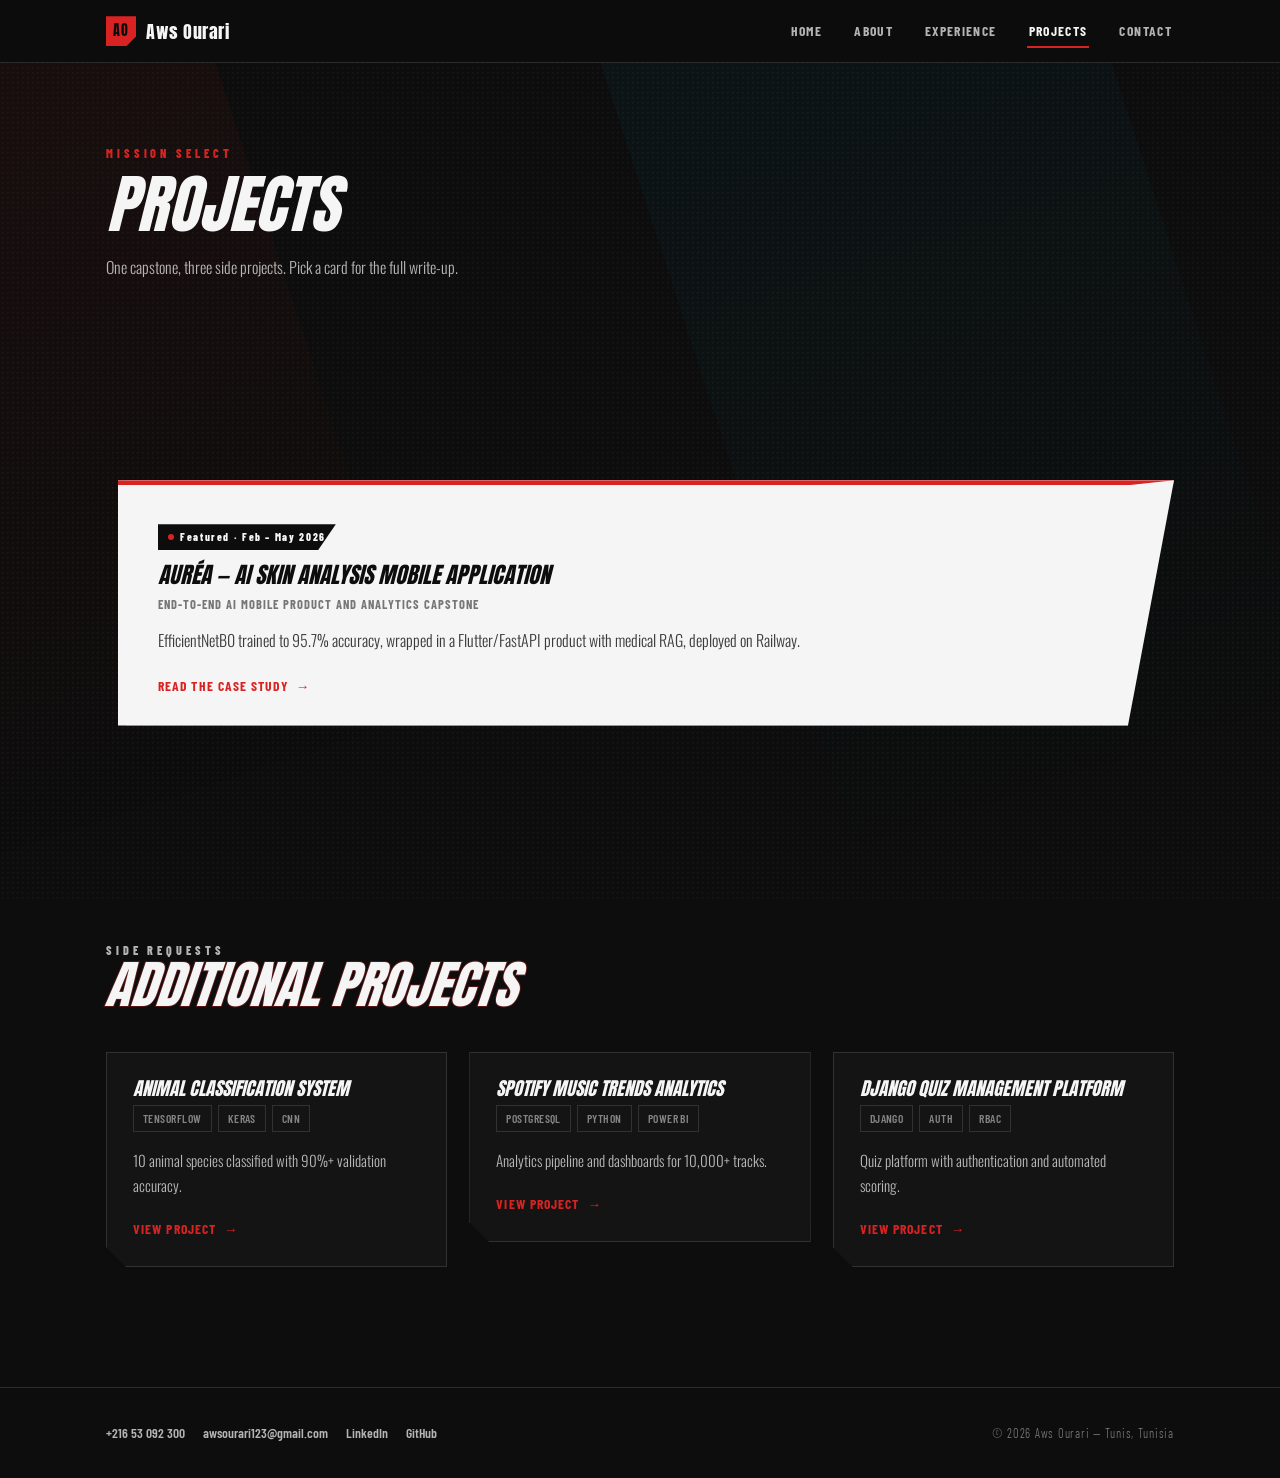
<file: projects.html>
<!DOCTYPE html>
<html lang="en">
<head>
<meta charset="UTF-8">
<meta name="viewport" content="width=device-width, initial-scale=1.0">
<title>Projects — Aws Ourari</title>
<meta name="description" content="Featured capstone and side projects by Aws Ourari.">
<link rel="preconnect" href="https://fonts.googleapis.com">
<link rel="preconnect" href="https://fonts.gstatic.com" crossorigin>
<link href="https://fonts.googleapis.com/css2?family=Anton&family=Oswald:wght@300;400;500;600;700&family=Barlow+Condensed:wght@500;600;700;800&display=swap" rel="stylesheet">
<link rel="stylesheet" href="assets/style.css">
</head>
<body>
<a class="skip-link" href="#main">Skip to content</a>
<div class="backdrop" aria-hidden="true"><div class="beam"></div><div class="beam b2"></div></div>

<header class="site-header">
  <div class="nav-inner">
    <a class="brand" href="index.html"><span class="mark">AO</span>Aws Ourari</a>
    <button class="nav-toggle" aria-label="Toggle menu" aria-expanded="false"><span></span></button>
    <nav class="primary-nav" aria-label="Primary">
      <a href="index.html">Home</a>
      <a href="about.html">About</a>
      <a href="experience.html">Experience</a>
      <a href="projects.html" aria-current="page">Projects</a>
      <a href="contact.html">Contact</a>
    </nav>
  </div>
</header>

<main id="main">

  <section style="padding-top:clamp(50px,7vw,80px);">
    <div class="wrap">
      <p class="eyebrow reveal">Mission Select</p>
      <h1 class="italic reveal" style="font-size:clamp(2.2rem,6vw,4rem); margin-top:10px;">Projects</h1>
      <p class="reveal" style="max-width:70ch; margin-top:16px; color:var(--text-dim);">One capstone, three side projects. Pick a card for the full write-up.</p>
    </div>
  </section>

  <section>
    <div class="wrap">
      <a href="project-Aurea.html" class="reveal" style="display:block; text-decoration:none;">
        <div class="panel">
          <span class="status-chip"><span class="dot"></span>Featured · Feb – May 2026</span>
          <h3 style="margin-top:14px;">Auréa — AI Skin Analysis Mobile Application</h3>
          <p class="meta">End-to-end AI mobile product and analytics capstone</p>
          <p style="margin-top:12px; color:rgba(13,13,13,0.8);">EfficientNetB0 trained to 95.7% accuracy, wrapped in a Flutter/FastAPI product with medical RAG, deployed on Railway.</p>
          <div style="margin-top:18px;"><span class="tile-link">Read the case study</span></div>
        </div>
      </a>
    </div>
  </section>

  <section>
    <div class="wrap">
      <div class="sec-head reveal"><p class="eyebrow">Side Requests</p><h2 class="italic">Additional Projects</h2></div>
      <div class="grid-3 reveal">
        <a href="project-animal.html" style="text-decoration:none;">
          <div class="tile">
            <h3>Animal Classification System</h3>
            <div class="tags"><span class="tag">TensorFlow</span><span class="tag">Keras</span><span class="tag">CNN</span></div>
            <p>10 animal species classified with 90%+ validation accuracy.</p>
            <span class="tile-link">View project</span>
          </div>
        </a>
        <a href="project-spotify.html" style="text-decoration:none;">
          <div class="tile">
            <h3>Spotify Music Trends Analytics</h3>
            <div class="tags"><span class="tag">PostgreSQL</span><span class="tag">Python</span><span class="tag">Power BI</span></div>
            <p>Analytics pipeline and dashboards for 10,000+ tracks.</p>
            <span class="tile-link">View project</span>
          </div>
        </a>
        <a href="project-quiz.html" style="text-decoration:none;">
          <div class="tile">
            <h3>Django Quiz Management Platform</h3>
            <div class="tags"><span class="tag">Django</span><span class="tag">Auth</span><span class="tag">RBAC</span></div>
            <p>Quiz platform with authentication and automated scoring.</p>
            <span class="tile-link">View project</span>
          </div>
        </a>
      </div>
    </div>
  </section>

</main>

<footer class="site-footer">
  <div class="wrap footer-inner">
    <div class="footer-links">
      <a href="tel:+21653092300">+216 53 092 300</a>
      <a href="mailto:awsourari123@gmail.com">awsourari123@gmail.com</a>
      <a href="https://www.linkedin.com/in/aws-ourari-2590891b6/" target="_blank" rel="noopener">LinkedIn</a>
      <a href="https://github.com/Athenwine" target="_blank" rel="noopener">GitHub</a>
    </div>
    <p class="footer-note">© 2026 Aws Ourari — Tunis, Tunisia</p>
  </div>
</footer>

<script src="assets/script.js"></script>
</body>
</html>
</file>
<file: assets/style.css>
/* =========================================================
   Aws Ourari — Portfolio
   Persona-inspired, professional edition
   ========================================================= */
:root{
  --black:#0d0d0d;
  --black-soft:#161616;
  --black-card:#141414;
  --white:#f5f5f5;
  --red:#d92323;
  --red-dim:rgba(217,35,35,0.14);
  --cyan:#0dd9ff;
  --line:rgba(245,245,245,0.13);
  --text-dim:rgba(245,245,245,0.72);
  --text-dimmer:rgba(245,245,245,0.5);
  --maxw:1180px;
}
*,*::before,*::after{box-sizing:border-box; margin:0; padding:0;}
html{scroll-behavior:smooth;}
@media (prefers-reduced-motion: reduce){
  html{scroll-behavior:auto;}
  *,*::before,*::after{animation-duration:.001ms !important; animation-iteration-count:1 !important; transition-duration:.001ms !important;}
}
body{
  background:var(--black); color:var(--white);
  font-family:'Oswald', sans-serif; font-weight:300; line-height:1.65;
  overflow-x:hidden; min-height:100svh; display:flex; flex-direction:column;
}
a{color:inherit; text-decoration:none;}
ul{list-style:none;}
img{max-width:100%; display:block;}
main{flex:1;}

::selection{background:var(--red); color:var(--white);}

.skip-link{position:absolute; left:-999px; top:0; background:var(--red); color:var(--white); padding:12px 20px; font-family:'Barlow Condensed'; font-weight:700; z-index:999;}
.skip-link:focus{left:12px; top:12px;}
:focus-visible{outline:3px solid var(--red); outline-offset:3px;}

.wrap{max-width:var(--maxw); margin:0 auto; padding:0 clamp(20px,5vw,56px); width:100%;}

/* ambient dotted texture, no external media */
.backdrop{position:fixed; inset:0; z-index:0; pointer-events:none;}
.backdrop::before{
  content:""; position:absolute; inset:0;
  background-image: radial-gradient(rgba(245,245,245,0.04) 1px, transparent 1px);
  background-size:5px 5px;
}
.beam{position:absolute; top:-20%; left:-10%; width:38%; height:160%; background:linear-gradient(180deg, rgba(217,35,35,0.08), transparent 70%); transform:rotate(-18deg);}
.beam.b2{left:60%; background:linear-gradient(180deg, rgba(13,217,255,0.045), transparent 70%);}

/* ============ headings / eyebrow ============ */
h1,h2,h3,h4{font-family:'Anton', sans-serif; text-transform:uppercase; font-weight:400; line-height:0.98;}
.eyebrow{font-family:'Barlow Condensed', sans-serif; font-weight:800; letter-spacing:0.32em; text-transform:uppercase; font-size:0.76rem; color:var(--red);}
.italic{font-style:italic; transform:skewX(-5deg); display:inline-block;}

/* ============ NAVBAR ============ */
.site-header{position:sticky; top:0; z-index:100; background:rgba(13,13,13,0.92); backdrop-filter:blur(8px); border-bottom:1px solid var(--line);}
.nav-inner{max-width:var(--maxw); margin:0 auto; padding:14px clamp(20px,5vw,56px); display:flex; align-items:center; justify-content:space-between; gap:20px;}
.brand{display:flex; align-items:center; gap:10px; font-family:'Anton'; font-size:1.15rem; letter-spacing:0.03em;}
.brand .mark{width:30px; height:30px; background:var(--red); color:var(--black); display:inline-flex; align-items:center; justify-content:center; font-size:0.9rem; clip-path:polygon(0 0,100% 0,100% 68%,68% 100%,0 100%); flex-shrink:0;}
.primary-nav{display:flex; align-items:center; gap:clamp(14px,2.2vw,28px);}
.primary-nav a{position:relative; font-family:'Barlow Condensed'; font-weight:700; letter-spacing:0.1em; text-transform:uppercase; font-size:0.85rem; padding:6px 2px; color:var(--text-dim);}
.primary-nav a::after{content:""; position:absolute; left:0; bottom:0; height:2px; width:100%; background:var(--red); transform:scaleX(0); transform-origin:left; transition:transform .22s;}
.primary-nav a:hover, .primary-nav a:focus-visible, .primary-nav a[aria-current="page"]{color:var(--white);}
.primary-nav a:hover::after, .primary-nav a:focus-visible::after, .primary-nav a[aria-current="page"]::after{transform:scaleX(1);}
.nav-toggle{display:none; background:none; border:1px solid var(--line); color:var(--white); width:42px; height:36px; cursor:pointer; align-items:center; justify-content:center;}
.nav-toggle span, .nav-toggle span::before, .nav-toggle span::after{content:""; display:block; width:18px; height:2px; background:var(--white); position:relative; transition:transform .2s, opacity .2s;}
.nav-toggle span::before{position:absolute; top:-6px;}
.nav-toggle span::after{position:absolute; top:6px;}
@media (max-width:760px){
  .nav-toggle{display:flex;}
  .primary-nav{position:fixed; top:60px; left:0; right:0; background:var(--black); border-bottom:1px solid var(--line); flex-direction:column; align-items:flex-start; padding:14px clamp(20px,5vw,56px) 24px; gap:14px; transform:translateY(-8px); opacity:0; pointer-events:none; transition:opacity .2s, transform .2s;}
  .primary-nav.open{opacity:1; transform:translateY(0); pointer-events:auto;}
}

/* ============ BUTTONS ============ */
.btn{
  display:inline-flex; align-items:center; gap:8px;
  font-family:'Barlow Condensed'; font-weight:700; letter-spacing:0.1em; text-transform:uppercase; font-size:0.92rem;
  padding:13px 26px; background:var(--red); color:var(--white); border:none; cursor:pointer;
  clip-path:polygon(0 0, 100% 0, 100% 70%, 92% 100%, 0 100%); transition:transform .15s;
}
.btn:hover, .btn:focus-visible{animation:glitch .35s steps(2,end) 2;}
.btn.ghost{background:transparent; color:var(--white); border:1px solid var(--line); clip-path:polygon(0 0, 100% 0, 100% 70%, 92% 100%, 0 100%);}
.btn.ghost:hover{border-color:var(--red);}
.btn.dark{background:var(--black); color:var(--white);}
@keyframes glitch{
  0%{transform:translate(0,0);} 20%{transform:translate(-2px,1px); box-shadow:2px 0 0 var(--white),-2px 0 0 var(--black);}
  40%{transform:translate(2px,-1px);} 60%{transform:translate(-1px,0); box-shadow:-2px 0 0 var(--white),2px 0 0 var(--black);}
  80%{transform:translate(1px,1px);} 100%{transform:translate(0,0); box-shadow:none;}
}

/* ============ SECTION SHELL ============ */
section{position:relative; z-index:2; padding:clamp(56px,8vw,100px) 0;}
.sec-head{margin-bottom:40px; max-width:66ch;}
.sec-head h2{font-size:clamp(2rem,5vw,3.2rem); color:var(--white); -webkit-text-stroke:2px rgba(217,35,35,0.35); paint-order:stroke fill;}
.sec-head p{margin-top:14px; color:var(--text-dim);}
.reveal{opacity:0; transform:translateY(18px); transition:opacity .6s ease, transform .6s cubic-bezier(.22,1,.36,1);}
.reveal.in{opacity:1; transform:translateY(0);}

/* ============ HERO ============ */
.hero{padding:clamp(70px,11vw,120px) 0 clamp(50px,8vw,80px); position:relative;}
.hero .slash{position:absolute; top:10%; right:-8%; width:60%; height:5px; background:var(--red); transform:rotate(-7deg); opacity:0.9; z-index:0;}
.kicker{font-family:'Barlow Condensed'; font-weight:800; letter-spacing:0.4em; text-transform:uppercase; color:var(--red); font-size:0.85rem; margin-bottom:16px;}
.hero h1{font-size:clamp(2.8rem,9vw,6.2rem); font-style:italic; transform:skewX(-5deg); display:inline-block; text-shadow:4px 4px 0 var(--red);}
.hero .role{margin-top:20px; font-family:'Barlow Condensed'; font-weight:600; font-size:clamp(1.05rem,2.2vw,1.4rem); text-transform:uppercase; letter-spacing:0.06em; border-left:4px solid var(--red); padding-left:16px;}
.hero .tagline{margin-top:20px; max-width:56ch; color:var(--text-dim); font-size:clamp(1rem,1.5vw,1.1rem);}
.contact-row{margin-top:32px; display:flex; flex-wrap:wrap; gap:12px 26px; font-family:'Barlow Condensed'; font-weight:600; font-size:0.92rem;}
.contact-row a{border-bottom:1px solid var(--line); padding-bottom:3px; transition:border-color .2s, color .2s;}
.contact-row a:hover{border-color:var(--red); color:var(--red);}
.hero-cta{margin-top:34px; display:flex; flex-wrap:wrap; gap:14px;}

/* ============ STAT STRIP ============ */
.stat-strip{display:grid; grid-template-columns:repeat(auto-fit,minmax(150px,1fr)); gap:2px; background:var(--line); border:1px solid var(--line); margin-top:56px;}
.stat-strip .stat{background:var(--black-soft); padding:22px 20px;}
.stat-strip .n{font-family:'Anton'; font-style:italic; color:var(--red); font-size:clamp(1.6rem,3vw,2.1rem);}
.stat-strip .l{font-family:'Barlow Condensed'; letter-spacing:0.05em; text-transform:uppercase; font-size:0.78rem; color:var(--text-dimmer); margin-top:4px;}

/* ============ CARD / PANEL ============ */
.panel{position:relative; background:var(--white); color:var(--black); padding:28px 32px 28px 40px; clip-path:polygon(0 0, 100% 0, calc(100% - 46px) 100%, 0 100%); box-shadow:12px 0 0 var(--red-dim), 12px 0 0 4px var(--red); margin-left:12px;}
.panel::before{content:""; position:absolute; top:0; left:0; right:0; height:5px; background:var(--red); clip-path:inherit;}
.panel h3{font-size:1.4rem; font-style:italic;}
.panel .meta{font-family:'Barlow Condensed'; font-weight:700; font-size:0.78rem; text-transform:uppercase; letter-spacing:0.08em; color:rgba(13,13,13,0.55); margin-top:8px;}
.panel .org{font-family:'Barlow Condensed'; font-weight:700; color:var(--red); font-size:0.88rem; letter-spacing:0.04em; text-transform:uppercase;}
.panel ul.bullets{margin-top:14px; display:grid; gap:8px;}
.panel ul.bullets li{position:relative; padding-left:18px; color:rgba(13,13,13,0.85); font-size:0.96rem;}
.panel ul.bullets li::before{content:""; position:absolute; left:0; top:9px; width:8px; height:2px; background:var(--red);}
.status-chip{display:inline-flex; align-items:center; gap:6px; margin-top:16px; font-family:'Barlow Condensed'; font-weight:800; font-size:0.68rem; letter-spacing:0.15em; color:var(--white); background:var(--black); padding:4px 10px; clip-path:polygon(0 0,100% 0,90% 100%,0 100%);}
.status-chip .dot{width:6px; height:6px; border-radius:50%; background:var(--red);}

/* ============ DARK CARD (grid tiles) ============ */
.tile{position:relative; background:var(--black-card); border:1px solid var(--line); padding:26px; clip-path:polygon(0 0,100% 0,100% 100%,20px 100%,0 calc(100% - 20px)); transition:border-color .2s, transform .2s;}
.tile:hover{border-color:var(--red); transform:translateY(-4px);}
.tile h3{font-size:1.15rem; font-style:italic; margin-bottom:8px;}
.tile p{font-size:0.94rem; color:var(--text-dim); margin-bottom:16px;}
.tile .tags{display:flex; flex-wrap:wrap; gap:6px; margin-bottom:16px;}
.tag{font-family:'Barlow Condensed'; font-weight:600; font-size:0.72rem; letter-spacing:0.04em; text-transform:uppercase; color:var(--text-dimmer); border:1px solid var(--line); padding:3px 9px;}
.tile-link{font-family:'Barlow Condensed'; font-weight:700; letter-spacing:0.08em; font-size:0.85rem; text-transform:uppercase; color:var(--red); display:inline-flex; align-items:center; gap:8px;}
.tile-link::after{content:"→"; transition:transform .2s;}
.tile-link:hover::after{transform:translateX(4px);}

.grid-2{display:grid; grid-template-columns:1fr 1fr; gap:24px;}
.grid-3{display:grid; grid-template-columns:repeat(auto-fit,minmax(260px,1fr)); gap:22px;}
@media (max-width:760px){.grid-2{grid-template-columns:1fr;}}

/* ============ CHIP / BAR LIST (skills) ============ */
.bar-list{display:flex; flex-direction:column; gap:10px;}
.bar-outer{position:relative; height:70px;}
.bar-red{position:absolute; inset:0; background:var(--red); clip-path:polygon(0 0,100% 0,96% 100%,0 100%); opacity:0; transition:opacity .2s;}
.bar-outer:hover .bar-red, .bar-outer:focus-within .bar-red{opacity:1;}
.bar{position:relative; height:100%; background:var(--black-soft); border:1px solid var(--line); overflow:hidden; clip-path:polygon(0 0,100% 0,calc(100% - 24px) 100%,0 100%); display:flex; align-items:center;}
.bar-fill{position:absolute; inset:0; background:var(--white); clip-path:polygon(100% 0,100% 0,calc(100% - 30px) 100%,calc(100% - 30px) 100%); transition:clip-path .35s cubic-bezier(.22,1,.36,1); z-index:0;}
.bar-outer:hover .bar-fill, .bar-outer:focus-within .bar-fill{clip-path:polygon(24% 0,100% 0,calc(100% - 18px) 100%,calc(24% + 80px) 100%);}
.bar-content{position:relative; z-index:1; width:100%; display:flex; align-items:center; justify-content:space-between; padding:0 24px 0 20px; gap:14px;}
.bar-label{font-family:'Anton'; font-style:italic; font-size:1.1rem; color:rgba(245,245,245,0.9); transition:color .18s;}
.bar-outer:hover .bar-label, .bar-outer:focus-within .bar-label{color:var(--black);}
.bar-tags{display:flex; flex-wrap:wrap; gap:8px; justify-content:flex-end; max-width:58%;}
.btag{font-family:'Barlow Condensed'; font-weight:600; font-size:0.76rem; letter-spacing:0.03em; text-transform:uppercase; color:var(--text-dimmer); transition:color .18s;}
.bar-outer:hover .btag, .bar-outer:focus-within .btag{color:rgba(13,13,13,0.65);}
@media (max-width:640px){.bar-tags{display:none;} .bar-outer{height:60px;}}

/* ============ TIMELINE ============ */
.timeline{display:grid; gap:32px; position:relative;}
.timeline .panel{margin-left:20px;}

/* ============ TROPHY / EDU / LANG ============ */
.trophy-row{display:flex; flex-direction:column; gap:10px;}
.trophy{display:flex; align-items:center; gap:12px; border:1px solid var(--line); padding:12px 16px; font-family:'Barlow Condensed'; font-weight:600; font-size:0.9rem; background:var(--black-soft); clip-path:polygon(0 0,100% 0,100% 100%,14px 100%,0 calc(100% - 14px));}
.trophy .star{color:var(--red);}
.edu{background:var(--black-soft); border:1px solid var(--line); padding:18px 22px; clip-path:polygon(0 0,100% 0,100% 100%,14px 100%,0 calc(100% - 14px)); margin-bottom:14px;}
.edu h3{font-family:'Anton'; font-style:italic; font-size:1.05rem;}
.edu .school{font-family:'Barlow Condensed'; color:var(--red); font-weight:700; text-transform:uppercase; font-size:0.8rem; letter-spacing:0.05em; margin-top:4px;}
.edu .when{font-family:'Barlow Condensed'; font-weight:600; font-size:0.8rem; color:var(--text-dimmer); margin-top:6px;}
.lang-row{display:flex; flex-wrap:wrap; gap:12px;}
.lang-chip{font-family:'Barlow Condensed'; font-weight:700; font-size:0.85rem; border:1px solid var(--line); padding:8px 16px; letter-spacing:0.03em;}
.lang-chip b{color:var(--red);}

/* ============ PROJECT DETAIL ============ */
.breadcrumb{font-family:'Barlow Condensed'; font-weight:700; letter-spacing:0.1em; text-transform:uppercase; font-size:0.8rem; color:var(--text-dimmer); margin-bottom:18px; display:inline-flex; align-items:center; gap:8px;}
.breadcrumb a{color:var(--red);}
.project-hero{padding-top:20px;}
.project-tag{display:inline-block; font-family:'Barlow Condensed'; font-weight:800; font-size:0.75rem; letter-spacing:0.2em; text-transform:uppercase; color:var(--black); background:var(--red); padding:5px 14px; margin-bottom:16px; clip-path:polygon(0 0,100% 0,92% 100%,0 100%);}
.project-hero h1{font-size:clamp(2.4rem,6.5vw,4.2rem); font-style:italic; transform:skewX(-4deg); display:inline-block;}
.project-hero .sub{margin-top:10px; font-family:'Barlow Condensed'; font-weight:600; letter-spacing:0.05em; text-transform:uppercase; font-size:1rem; color:var(--text-dim);}
.project-body{max-width:75ch; margin-top:26px; color:var(--text-dim); font-size:1.05rem; display:grid; gap:16px;}
.burst{}
.burst .n{font-family:'Anton'; font-style:italic; font-size:clamp(1.7rem,3.2vw,2.2rem); color:var(--red);}
.burst .l{font-family:'Barlow Condensed'; font-weight:700; font-size:0.76rem; letter-spacing:0.05em; text-transform:uppercase; color:var(--text-dimmer);}

/* ============ CONTACT ============ */
.card-wrap{display:flex; justify-content:center;}
.calling-card{position:relative; max-width:580px; width:100%; background:var(--red); color:var(--white); padding:clamp(34px,6vw,54px); clip-path:polygon(0 0, 100% 0, 100% 88%, 88% 100%, 0 100%); box-shadow:10px 10px 0 rgba(245,245,245,0.06);}
.calling-card::before{content:""; position:absolute; inset:14px; border:2px dashed rgba(13,13,13,0.35); clip-path:polygon(0 0,100% 0,100% 86%,86% 100%,0 100%); pointer-events:none;}
.calling-card .eyebrow2{font-family:'Barlow Condensed'; font-weight:800; letter-spacing:0.3em; text-transform:uppercase; font-size:0.8rem; color:rgba(13,13,13,0.65);}
.calling-card h2{font-size:clamp(2rem,5.6vw,3rem); font-style:italic; margin:10px 0 16px; -webkit-text-stroke:3px var(--black); paint-order:stroke fill;}
.calling-card p{color:rgba(13,13,13,0.9); max-width:44ch; margin-bottom:24px;}
.card-links{display:grid; gap:10px; margin-bottom:28px; font-family:'Barlow Condensed'; font-weight:700;}
.card-links a{display:flex; align-items:center; gap:10px; border-bottom:1px solid rgba(13,13,13,0.3); padding-bottom:8px; width:fit-content; color:var(--black);}
.card-links a:hover{text-decoration:underline; text-underline-offset:4px;}
.contact-note{max-width:60ch; margin:26px auto 0; text-align:center; color:var(--text-dimmer); font-size:0.9rem;}

/* ============ PHOTO FRAME (persona-style) ============ */
.photo-frame{
  position:relative;
  display:block;
  width:100%;
  max-width:380px;
  margin:0 auto;
  padding:9px;
  background:linear-gradient(135deg, var(--red), #7a1414);
  clip-path:polygon(0 0, 100% 0, 100% 92%, 90% 100%, 0 100%);
  box-shadow:16px 16px 0 rgba(217,35,35,0.12);
  transition:transform .3s cubic-bezier(.22,1,.36,1);
}
.photo-frame:hover{transform:rotate(-1deg) translateY(-4px);}
.photo-frame .frame-inner{
  position:relative;
  background:var(--black);
  padding:5px;
  clip-path:inherit;
  overflow:hidden;
}
.photo-frame .frame-inner::after{
  content:"";
  position:absolute; inset:0;
  background:
    repeating-linear-gradient(-45deg, transparent 0 18px, rgba(217,35,35,0.06) 18px 20px);
  pointer-events:none; z-index:2;
}
.photo-frame img{
  position:relative; z-index:1;
  display:block; width:100%; aspect-ratio:3/4; object-fit:cover; object-position:top center;
  clip-path:polygon(0 0, 100% 0, 100% 89%, 89% 100%, 0 100%);
  filter:grayscale(10%) contrast(1.1) saturate(0.92);
}
.photo-frame .corner-tag{
  position:absolute; top:20px; left:0px; z-index:4;
  font-family:'Barlow Condensed'; font-weight:800; font-size:0.68rem; letter-spacing:0.18em;
  text-transform:uppercase; color:var(--white); background:var(--black);
  padding:5px 12px 5px 16px;
  clip-path:polygon(0 0,100% 0,86% 100%,0 100%);
}
.photo-frame .halftone{
  position:absolute; bottom:-14px; right:-14px; width:80px; height:80px;
  background-image:radial-gradient(var(--white) 1.5px, transparent 1.5px);
  background-size:7px 7px; opacity:0.55; z-index:0; pointer-events:none;
}
.photo-frame .frame-star{
  position:absolute; top:-16px; right:-12px; z-index:5;
  font-family:'Anton'; font-size:1.5rem; color:var(--white);
  filter:drop-shadow(2px 2px 0 var(--red)) drop-shadow(-1px -1px 0 var(--black));
  transform:rotate(12deg);
}
.hero-grid{display:grid; grid-template-columns:1.25fr 0.9fr; gap:44px; align-items:center;}
.hero-grid .hero-text{min-width:0;}
@media (max-width:880px){
  .hero-grid{grid-template-columns:1fr; gap:36px;}
  .hero-grid .hero-photo{order:-1; max-width:280px; margin:0 auto;}
}

/* ============ FOOTER ============ */
.site-footer{position:relative; z-index:2; border-top:1px solid var(--line); padding:34px 0; margin-top:20px;}
.footer-inner{display:flex; flex-wrap:wrap; align-items:center; justify-content:space-between; gap:16px;}
.footer-links{display:flex; flex-wrap:wrap; gap:18px; font-family:'Barlow Condensed'; font-weight:600; font-size:0.85rem; color:var(--text-dim);}
.footer-links a:hover{color:var(--red);}
.footer-note{font-family:'Barlow Condensed'; letter-spacing:0.06em; font-size:0.78rem; color:var(--text-dimmer);}
</file>
